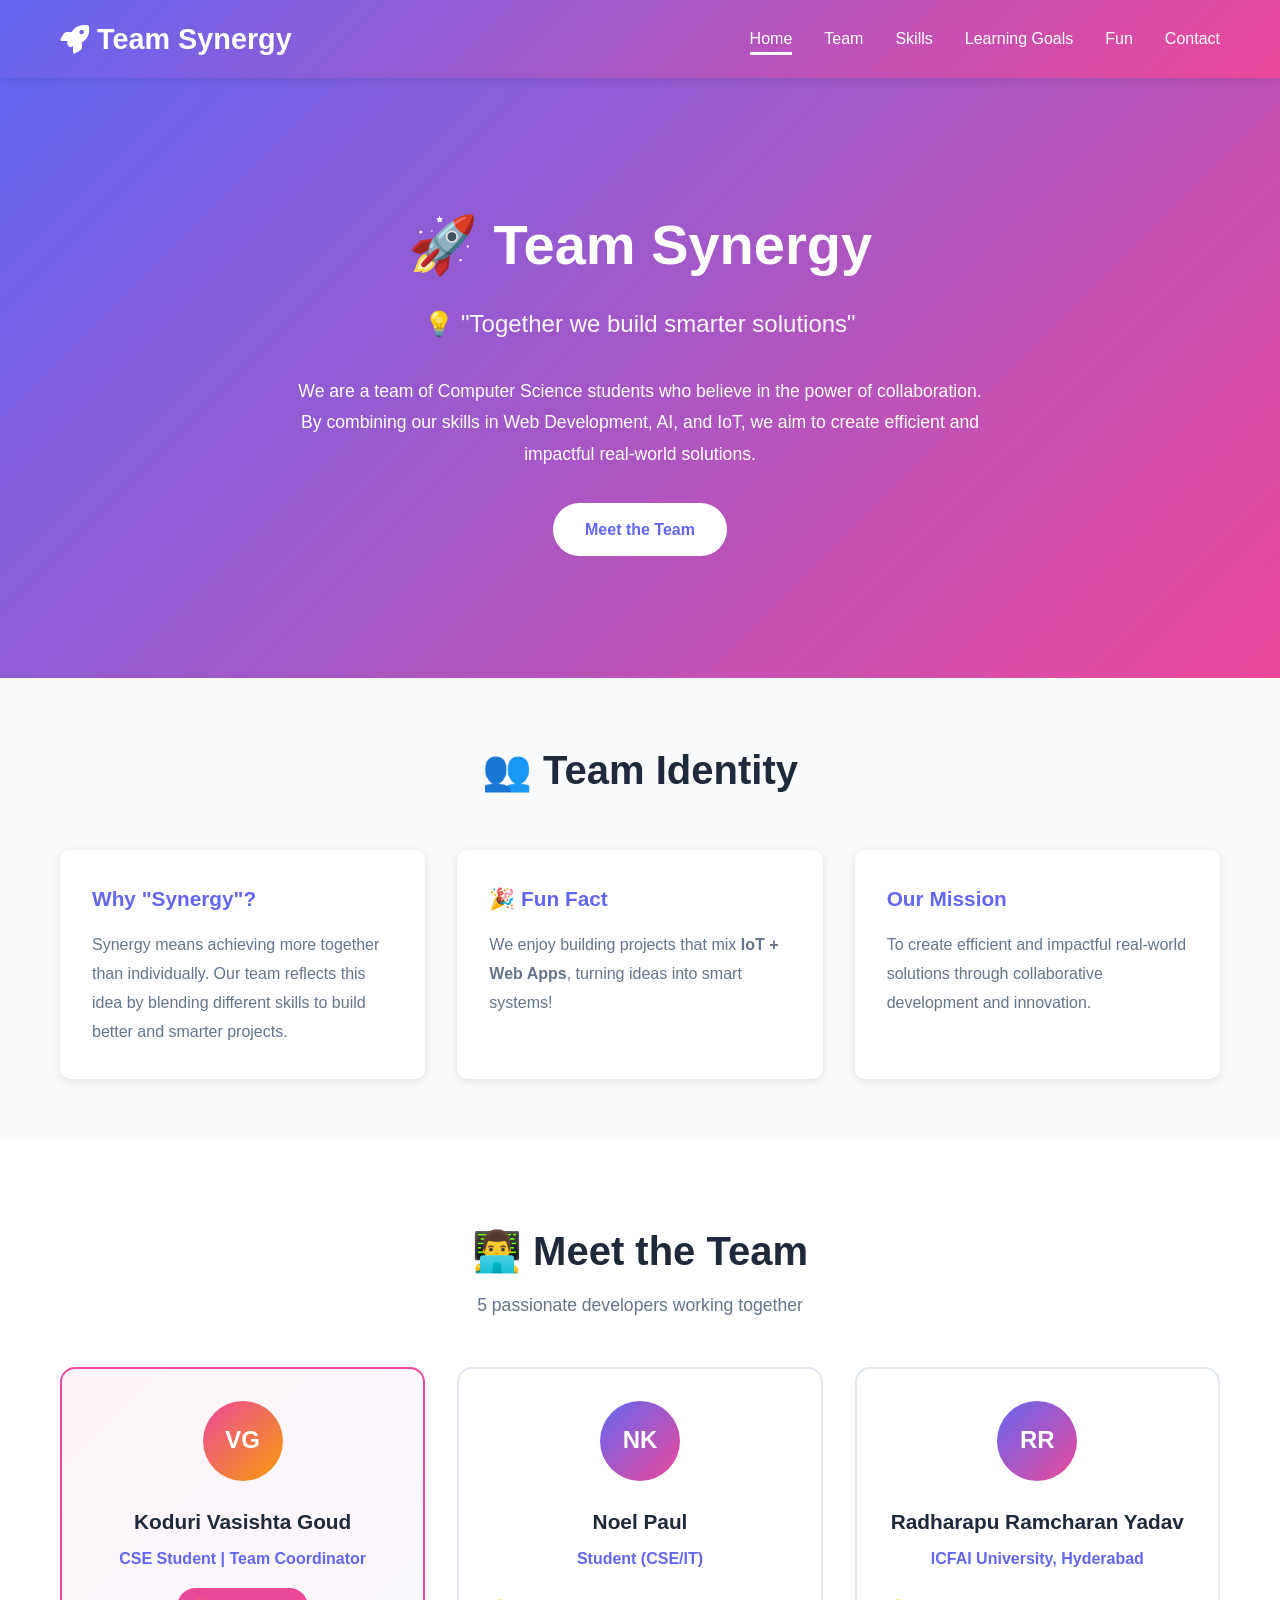
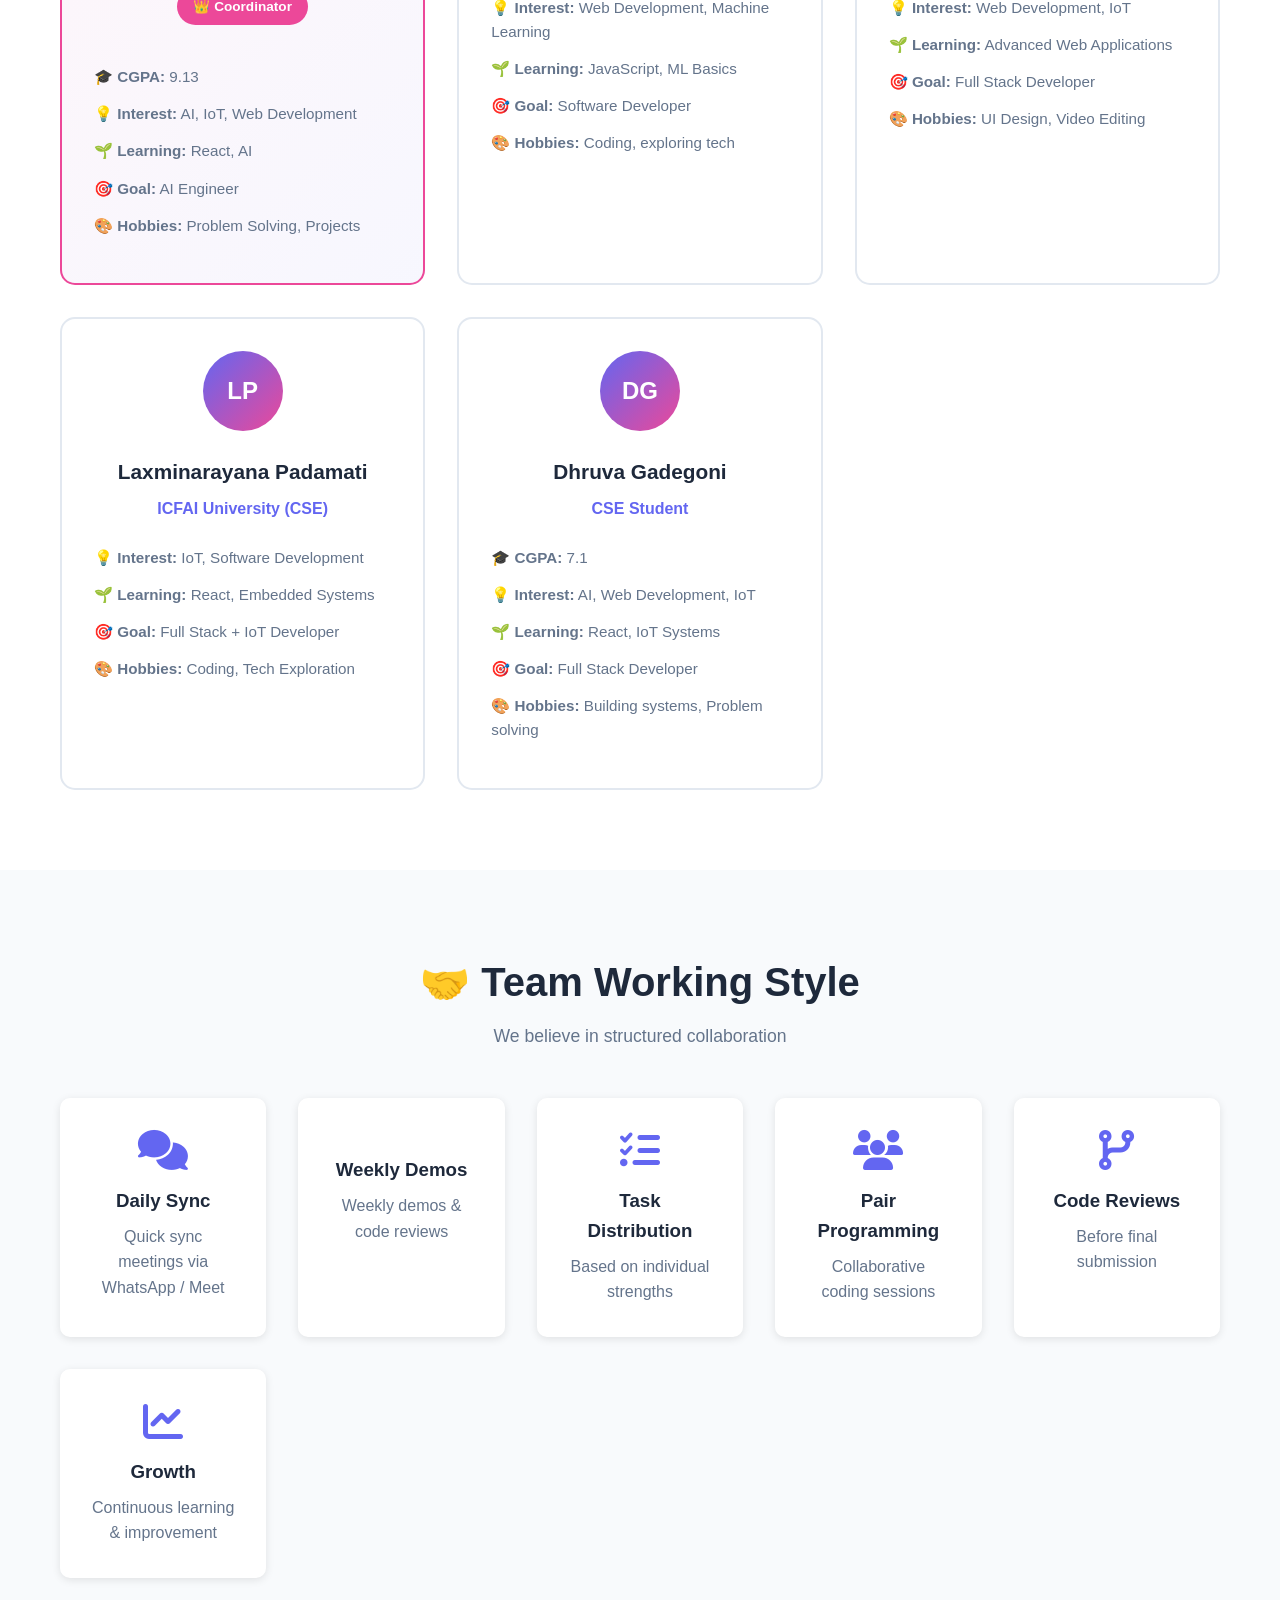
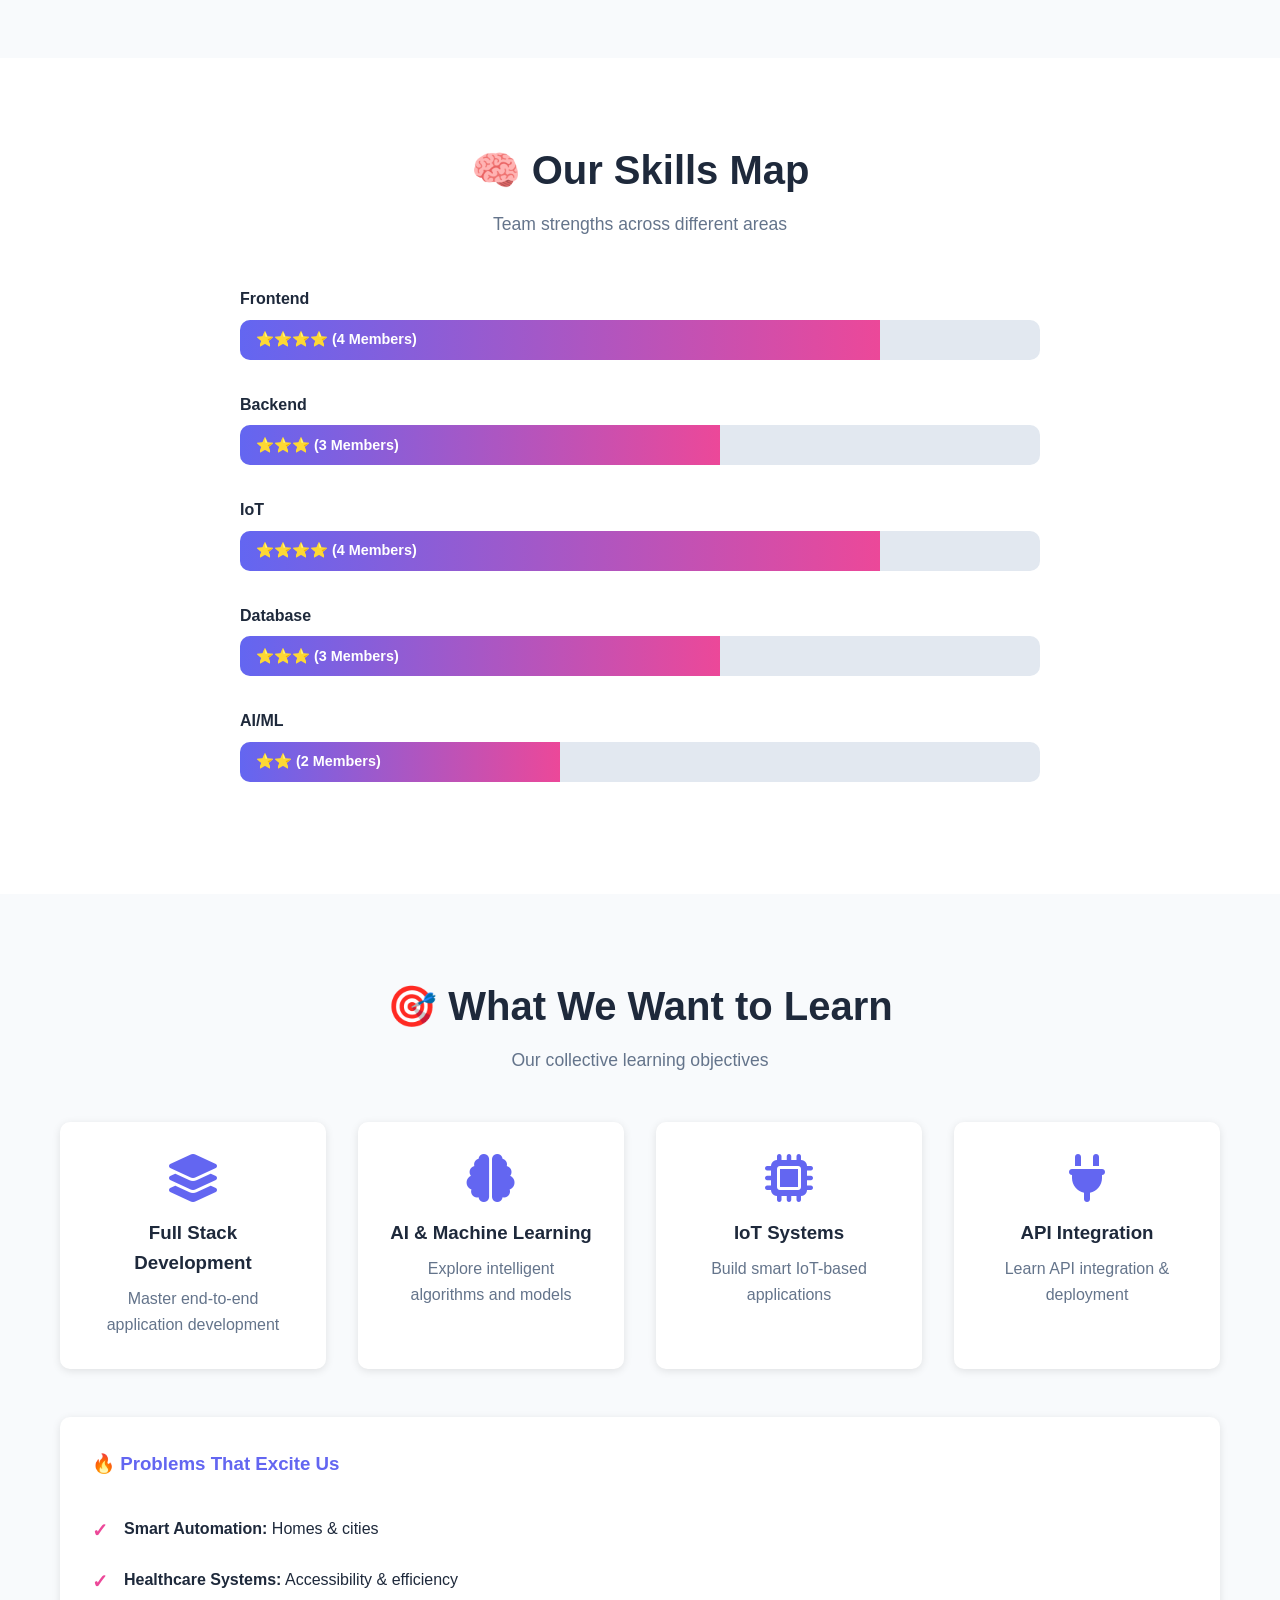
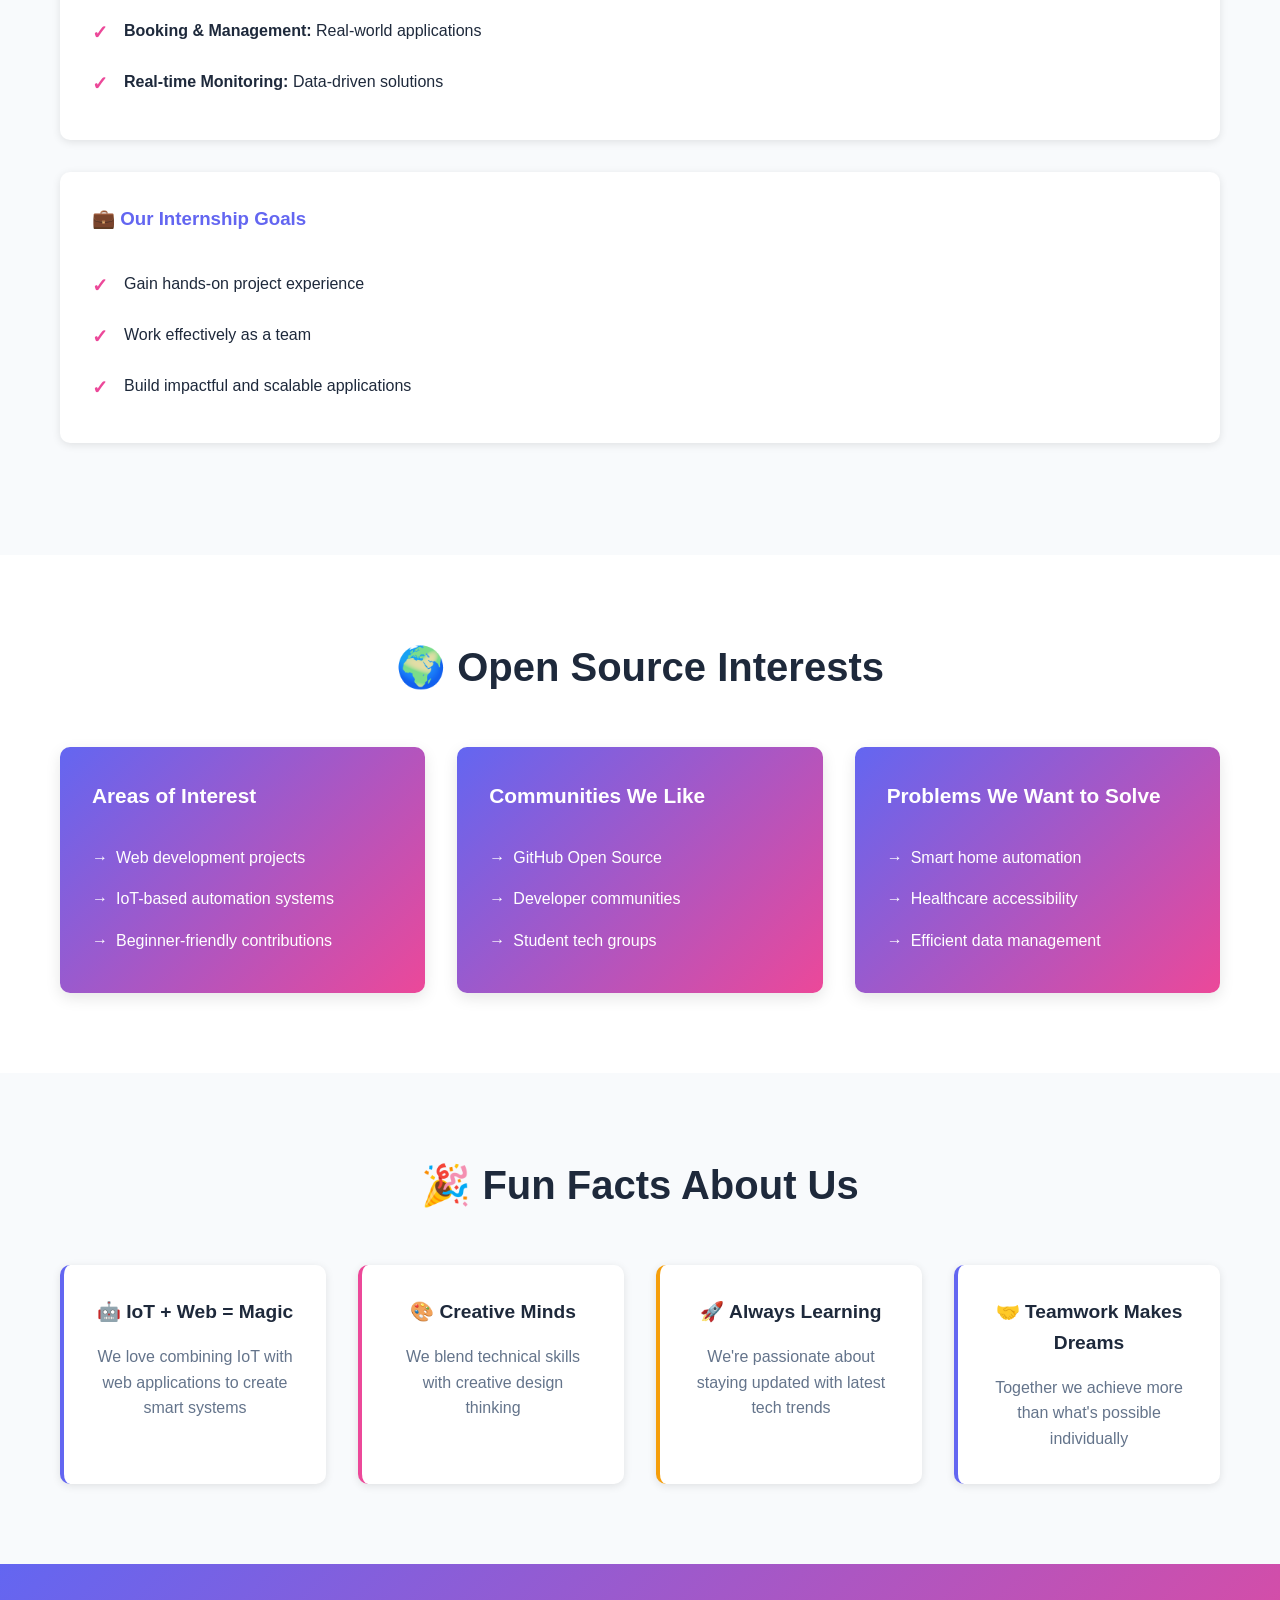
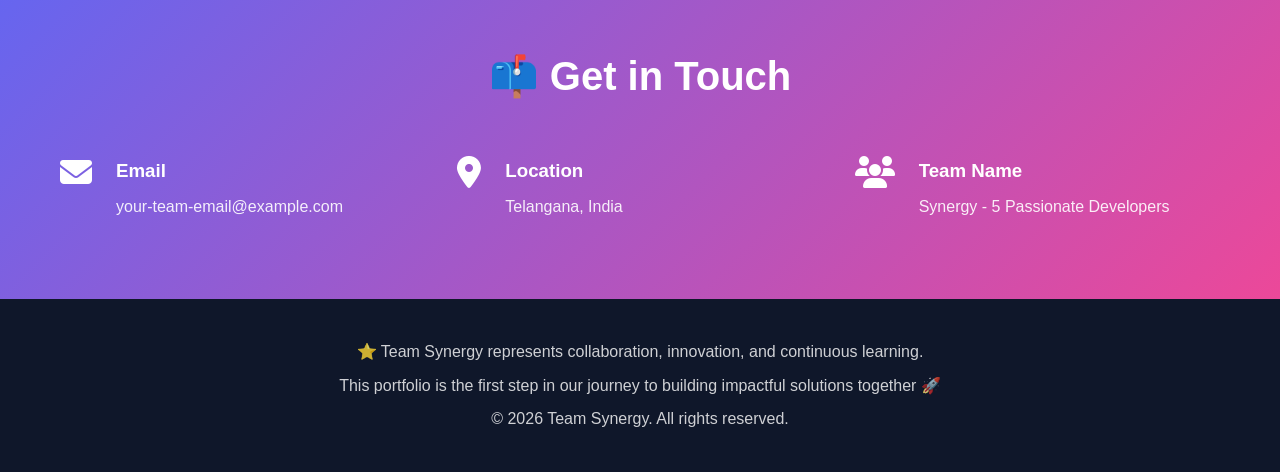
<file: index.html>
<!DOCTYPE html>
<html lang="en">
<head>
    <meta charset="UTF-8">
    <meta name="viewport" content="width=device-width, initial-scale=1.0">
    <title>Team Synergy - Together we build smarter solutions</title>
    <link rel="stylesheet" href="styles.css">
    <link rel="stylesheet" href="https://cdnjs.cloudflare.com/ajax/libs/font-awesome/6.4.0/css/all.min.css">
</head>
<body>
    <!-- Navigation -->
    <nav class="navbar">
        <div class="nav-container">
            <div class="logo">
                <i class="fas fa-rocket"></i> Team Synergy
            </div>
            <ul class="nav-links">
                <li><a href="#home">Home</a></li>
                <li><a href="#team">Team</a></li>
                <li><a href="#skills">Skills</a></li>
                <li><a href="#goals">Learning Goals</a></li>
                <li><a href="#fun">Fun</a></li>
                <li><a href="#contact">Contact</a></li>
            </ul>
        </div>
    </nav>

    <!-- Home Section -->
    <section id="home" class="hero">
        <div class="hero-content">
            <h1>🚀 Team Synergy</h1>
            <p class="tagline">💡 "Together we build smarter solutions"</p>
            <div class="hero-description">
                <p>We are a team of Computer Science students who believe in the power of collaboration.</p>
                <p>By combining our skills in Web Development, AI, and IoT, we aim to create efficient and impactful real-world solutions.</p>
            </div>
            <a href="#team" class="btn btn-primary">Meet the Team</a>
        </div>
    </section>

    <!-- Team Identity Section -->
    <section class="team-identity">
        <div class="container">
            <h2>👥 Team Identity</h2>
            <div class="identity-content">
                <div class="identity-card">
                    <h3>Why "Synergy"?</h3>
                    <p>Synergy means achieving more together than individually. Our team reflects this idea by blending different skills to build better and smarter projects.</p>
                </div>
                <div class="identity-card">
                    <h3>🎉 Fun Fact</h3>
                    <p>We enjoy building projects that mix <strong>IoT + Web Apps</strong>, turning ideas into smart systems!</p>
                </div>
                <div class="identity-card">
                    <h3>Our Mission</h3>
                    <p>To create efficient and impactful real-world solutions through collaborative development and innovation.</p>
                </div>
            </div>
        </div>
    </section>

    <!-- Team Members Section -->
    <section id="team" class="team">
        <div class="container">
            <h2>👨‍💻 Meet the Team</h2>
            <p class="section-subtitle">5 passionate developers working together</p>
            
            <div class="team-grid">
                <!-- Team Member 3 - Coordinator (First) -->
                <div class="team-member coordinator clickable-member" onclick="window.location.href='vasishta.html';" style="cursor: pointer;">
                    <div class="member-avatar coordinator-badge">VG</div>
                    <h3>Koduri Vasishta Goud</h3>
                    <p class="role">CSE Student | Team Coordinator</p>
                    <span class="badge">👑 Coordinator</span>
                    <div class="member-info">
                        <p><strong>🎓 CGPA:</strong> 9.13</p>
                        <p><strong>💡 Interest:</strong> AI, IoT, Web Development</p>
                        <p><strong>🌱 Learning:</strong> React, AI</p>
                        <p><strong>🎯 Goal:</strong> AI Engineer</p>
                        <p><strong>🎨 Hobbies:</strong> Problem Solving, Projects</p>
                    </div>
                    <div class="view-portfolio-btn">
                        <i class="fas fa-arrow-right"></i> View Portfolio
                    </div>
                </div>

                <!-- Team Member 1 -->
                <div class="team-member clickable-member" onclick="window.location.href='noel.html';" style="cursor: pointer;">
                    <div class="member-avatar">NK</div>
                    <h3>Noel Paul</h3>
                    <p class="role">Student (CSE/IT)</p>
                    <div class="member-info">
                        <p><strong>💡 Interest:</strong> Web Development, Machine Learning</p>
                        <p><strong>🌱 Learning:</strong> JavaScript, ML Basics</p>
                        <p><strong>🎯 Goal:</strong> Software Developer</p>
                        <p><strong>🎨 Hobbies:</strong> Coding, exploring tech</p>
                    </div>
                    <div class="view-portfolio-btn">
                        <i class="fas fa-arrow-right"></i> View Portfolio
                    </div>
                </div>

                <!-- Team Member 2 -->
                <div class="team-member clickable-member" onclick="window.location.href='radharapu.html';" style="cursor: pointer;">
                    <div class="member-avatar">RR</div>
                    <h3>Radharapu Ramcharan Yadav</h3>
                    <p class="role">ICFAI University, Hyderabad</p>
                    <div class="member-info">
                        <p><strong>💡 Interest:</strong> Web Development, IoT</p>
                        <p><strong>🌱 Learning:</strong> Advanced Web Applications</p>
                        <p><strong>🎯 Goal:</strong> Full Stack Developer</p>
                        <p><strong>🎨 Hobbies:</strong> UI Design, Video Editing</p>
                    </div>
                    <div class="view-portfolio-btn">
                        <i class="fas fa-arrow-right"></i> View Portfolio
                    </div>
                </div>

                <!-- Team Member 4 -->
                <div class="team-member clickable-member" onclick="window.location.href='laxminarayana.html';" style="cursor: pointer;">
                    <div class="member-avatar">LP</div>
                    <h3>Laxminarayana Padamati</h3>
                    <p class="role">ICFAI University (CSE)</p>
                    <div class="member-info">
                        <p><strong>💡 Interest:</strong> IoT, Software Development</p>
                        <p><strong>🌱 Learning:</strong> React, Embedded Systems</p>
                        <p><strong>🎯 Goal:</strong> Full Stack + IoT Developer</p>
                        <p><strong>🎨 Hobbies:</strong> Coding, Tech Exploration</p>
                    </div>
                    <div class="view-portfolio-btn">
                        <i class="fas fa-arrow-right"></i> View Portfolio
                    </div>
                </div>

                <!-- Team Member 5 -->
                <div class="team-member clickable-member" onclick="window.location.href='dhruva.html';" style="cursor: pointer;">
                    <div class="member-avatar">DG</div>
                    <h3>Dhruva Gadegoni</h3>
                    <p class="role">CSE Student</p>
                    <div class="member-info">
                        <p><strong>🎓 CGPA:</strong> 7.1</p>
                        <p><strong>💡 Interest:</strong> AI, Web Development, IoT</p>
                        <p><strong>🌱 Learning:</strong> React, IoT Systems</p>
                        <p><strong>🎯 Goal:</strong> Full Stack Developer</p>
                        <p><strong>🎨 Hobbies:</strong> Building systems, Problem solving</p>
                    </div>
                    <div class="view-portfolio-btn">
                        <i class="fas fa-arrow-right"></i> View Portfolio
                    </div>
                </div>
            </div>
        </div>
    </section>

    <!-- Working Style Section -->
    <section class="working-style">
        <div class="container">
            <h2>🤝 Team Working Style</h2>
            <p class="section-subtitle">We believe in structured collaboration</p>
            <div class="working-grid">
                <div class="working-item">
                    <i class="fas fa-comments"></i>
                    <h3>Daily Sync</h3>
                    <p>Quick sync meetings via WhatsApp / Meet</p>
                </div>
                <div class="working-item">
                    <i class="fas fa-presentation"></i>
                    <h3>Weekly Demos</h3>
                    <p>Weekly demos & code reviews</p>
                </div>
                <div class="working-item">
                    <i class="fas fa-tasks"></i>
                    <h3>Task Distribution</h3>
                    <p>Based on individual strengths</p>
                </div>
                <div class="working-item">
                    <i class="fas fa-users"></i>
                    <h3>Pair Programming</h3>
                    <p>Collaborative coding sessions</p>
                </div>
                <div class="working-item">
                    <i class="fas fa-code-branch"></i>
                    <h3>Code Reviews</h3>
                    <p>Before final submission</p>
                </div>
                <div class="working-item">
                    <i class="fas fa-chart-line"></i>
                    <h3>Growth</h3>
                    <p>Continuous learning & improvement</p>
                </div>
            </div>
        </div>
    </section>

    <!-- Skills Section -->
    <section id="skills" class="skills">
        <div class="container">
            <h2>🧠 Our Skills Map</h2>
            <p class="section-subtitle">Team strengths across different areas</p>
            <div class="skills-table">
                <div class="skill-row">
                    <div class="skill-name">Frontend</div>
                    <div class="skill-bar">
                        <div class="skill-fill" style="width: 80%;">
                            <span class="skill-text">⭐⭐⭐⭐ (4 Members)</span>
                        </div>
                    </div>
                </div>
                <div class="skill-row">
                    <div class="skill-name">Backend</div>
                    <div class="skill-bar">
                        <div class="skill-fill" style="width: 60%;">
                            <span class="skill-text">⭐⭐⭐ (3 Members)</span>
                        </div>
                    </div>
                </div>
                <div class="skill-row">
                    <div class="skill-name">IoT</div>
                    <div class="skill-bar">
                        <div class="skill-fill" style="width: 80%;">
                            <span class="skill-text">⭐⭐⭐⭐ (4 Members)</span>
                        </div>
                    </div>
                </div>
                <div class="skill-row">
                    <div class="skill-name">Database</div>
                    <div class="skill-bar">
                        <div class="skill-fill" style="width: 60%;">
                            <span class="skill-text">⭐⭐⭐ (3 Members)</span>
                        </div>
                    </div>
                </div>
                <div class="skill-row">
                    <div class="skill-name">AI/ML</div>
                    <div class="skill-bar">
                        <div class="skill-fill" style="width: 40%;">
                            <span class="skill-text">⭐⭐ (2 Members)</span>
                        </div>
                    </div>
                </div>
            </div>
        </div>
    </section>

    <!-- Learning Goals Section -->
    <section id="goals" class="learning-goals">
        <div class="container">
            <h2>🎯 What We Want to Learn</h2>
            <p class="section-subtitle">Our collective learning objectives</p>
            
            <div class="goals-grid">
                <div class="goal-card">
                    <i class="fas fa-layer-group"></i>
                    <h3>Full Stack Development</h3>
                    <p>Master end-to-end application development</p>
                </div>
                <div class="goal-card">
                    <i class="fas fa-brain"></i>
                    <h3>AI & Machine Learning</h3>
                    <p>Explore intelligent algorithms and models</p>
                </div>
                <div class="goal-card">
                    <i class="fas fa-microchip"></i>
                    <h3>IoT Systems</h3>
                    <p>Build smart IoT-based applications</p>
                </div>
                <div class="goal-card">
                    <i class="fas fa-plug"></i>
                    <h3>API Integration</h3>
                    <p>Learn API integration & deployment</p>
                </div>
            </div>

            <div class="problems-section">
                <h3>🔥 Problems That Excite Us</h3>
                <ul class="problems-list">
                    <li><strong>Smart Automation:</strong> Homes & cities</li>
                    <li><strong>Healthcare Systems:</strong> Accessibility & efficiency</li>
                    <li><strong>Booking & Management:</strong> Real-world applications</li>
                    <li><strong>Real-time Monitoring:</strong> Data-driven solutions</li>
                </ul>
            </div>

            <div class="internship-goals">
                <h3>💼 Our Internship Goals</h3>
                <ul class="goals-list">
                    <li>Gain hands-on project experience</li>
                    <li>Work effectively as a team</li>
                    <li>Build impactful and scalable applications</li>
                </ul>
            </div>
        </div>
    </section>

    <!-- Open Source Section -->
    <section class="open-source">
        <div class="container">
            <h2>🌍 Open Source Interests</h2>
            
            <div class="open-source-grid">
                <div class="os-card">
                    <h3>Areas of Interest</h3>
                    <ul>
                        <li>Web development projects</li>
                        <li>IoT-based automation systems</li>
                        <li>Beginner-friendly contributions</li>
                    </ul>
                </div>
                
                <div class="os-card">
                    <h3>Communities We Like</h3>
                    <ul>
                        <li>GitHub Open Source</li>
                        <li>Developer communities</li>
                        <li>Student tech groups</li>
                    </ul>
                </div>
                
                <div class="os-card">
                    <h3>Problems We Want to Solve</h3>
                    <ul>
                        <li>Smart home automation</li>
                        <li>Healthcare accessibility</li>
                        <li>Efficient data management</li>
                    </ul>
                </div>
            </div>
        </div>
    </section>

    <!-- Fun Section -->
    <section id="fun" class="fun">
        <div class="container">
            <h2>🎉 Fun Facts About Us</h2>
            <div class="fun-grid">
                <div class="fun-card">
                    <h3>🤖 IoT + Web = Magic</h3>
                    <p>We love combining IoT with web applications to create smart systems</p>
                </div>
                <div class="fun-card">
                    <h3>🎨 Creative Minds</h3>
                    <p>We blend technical skills with creative design thinking</p>
                </div>
                <div class="fun-card">
                    <h3>🚀 Always Learning</h3>
                    <p>We're passionate about staying updated with latest tech trends</p>
                </div>
                <div class="fun-card">
                    <h3>🤝 Teamwork Makes Dreams</h3>
                    <p>Together we achieve more than what's possible individually</p>
                </div>
            </div>
        </div>
    </section>

    <!-- Contact Section -->
    <section id="contact" class="contact">
        <div class="container">
            <h2>📫 Get in Touch</h2>
            <div class="contact-content">
                <div class="contact-info">
                    <div class="contact-item">
                        <i class="fas fa-envelope"></i>
                        <div>
                            <h3>Email</h3>
                            <p>your-team-email@example.com</p>
                        </div>
                    </div>
                    <div class="contact-item">
                        <i class="fas fa-map-marker-alt"></i>
                        <div>
                            <h3>Location</h3>
                            <p>Telangana, India</p>
                        </div>
                    </div>
                    <div class="contact-item">
                        <i class="fas fa-users"></i>
                        <div>
                            <h3>Team Name</h3>
                            <p>Synergy - 5 Passionate Developers</p>
                        </div>
                    </div>
                </div>
            </div>
        </div>
    </section>

    <!-- Footer -->
    <footer class="footer">
        <div class="container">
            <p>⭐ Team Synergy represents collaboration, innovation, and continuous learning.</p>
            <p>This portfolio is the first step in our journey to building impactful solutions together 🚀</p>
            <p>&copy; 2026 Team Synergy. All rights reserved.</p>
        </div>
    </footer>

    <script src="script.js"></script>
</body>
</html>
</file>
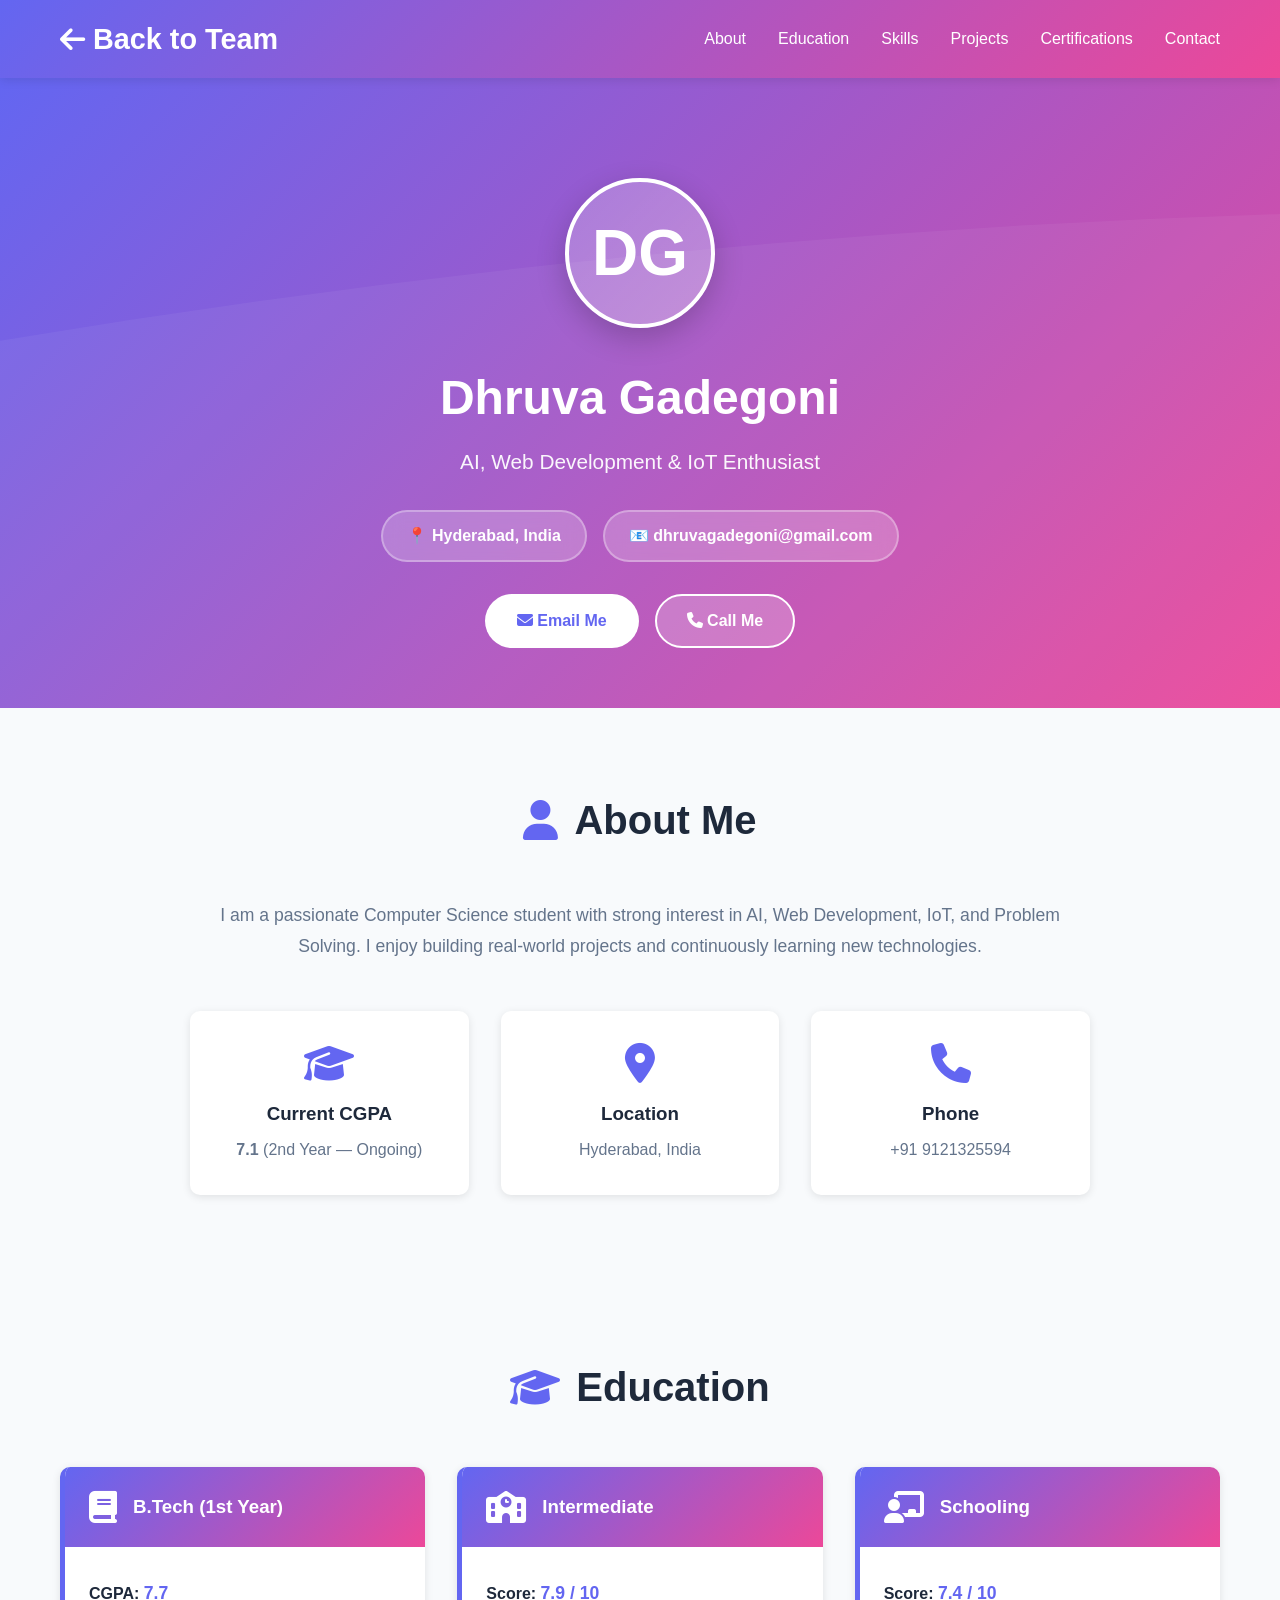
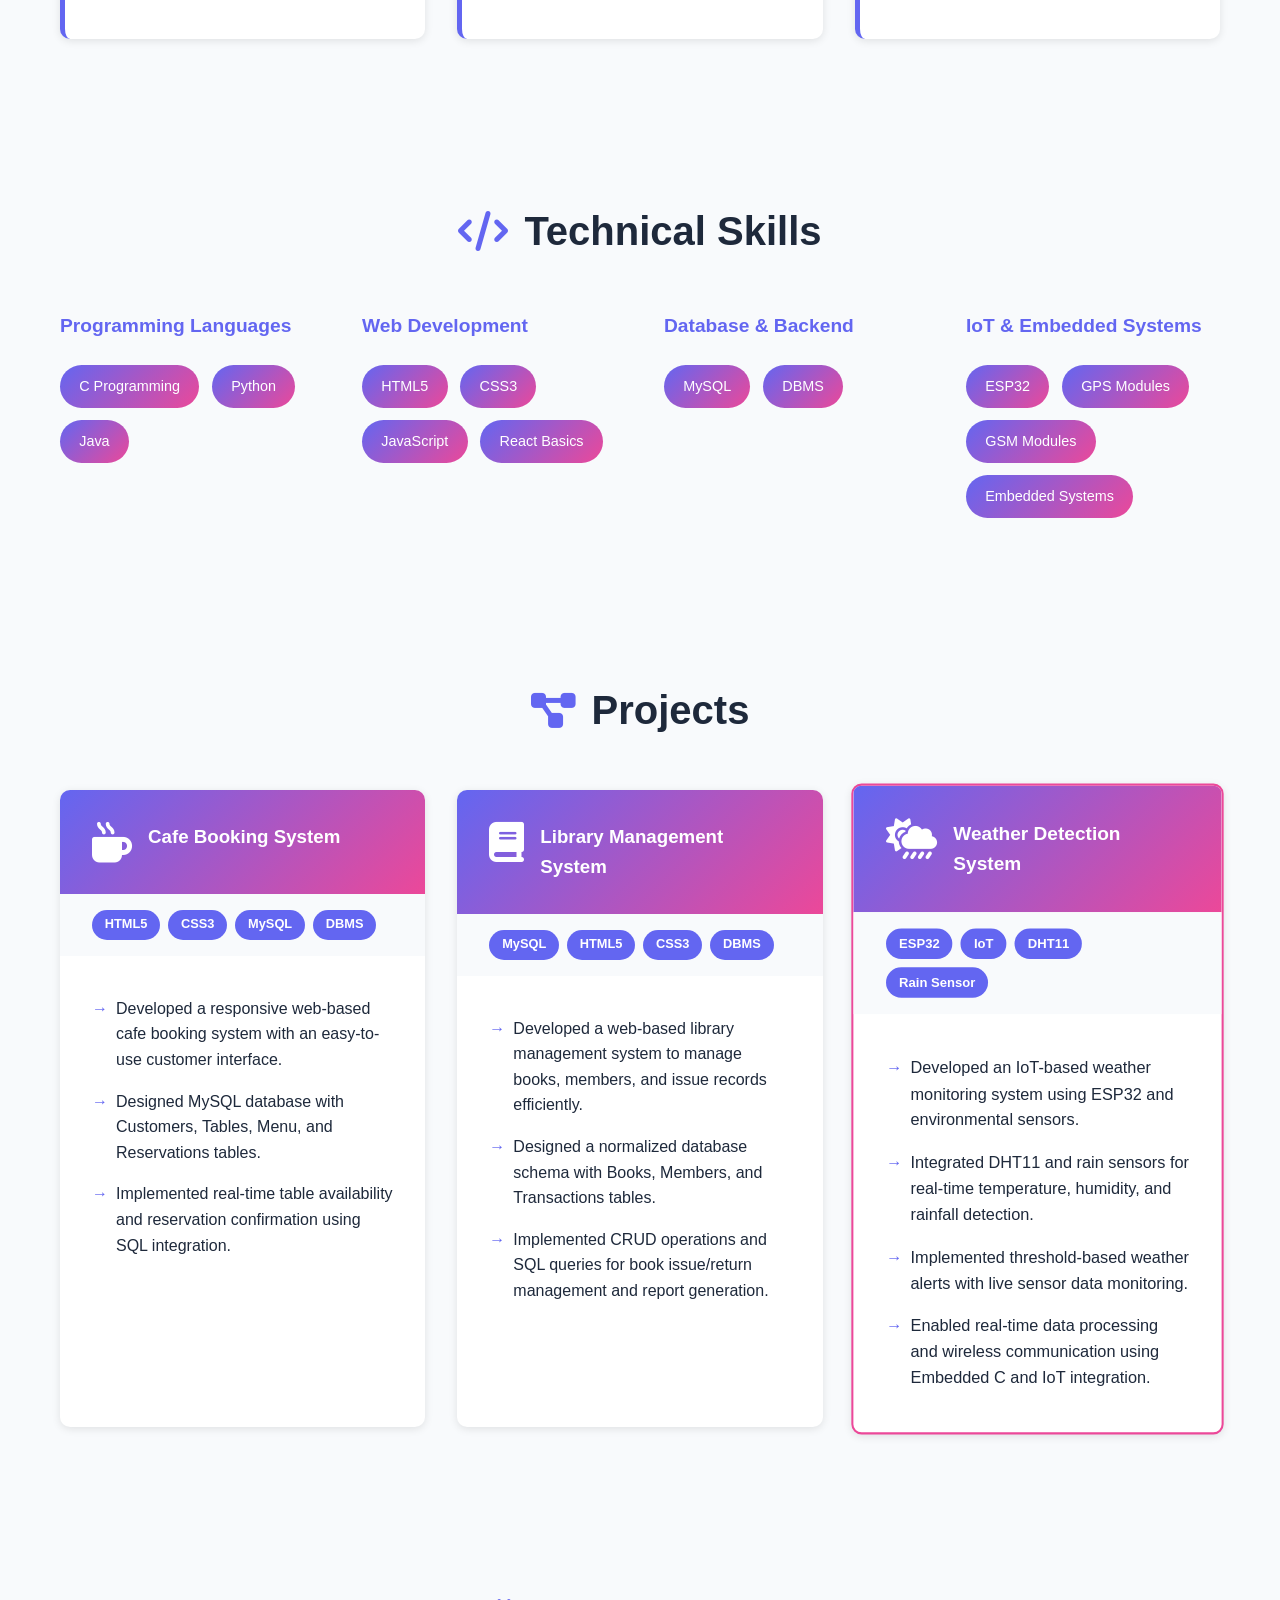
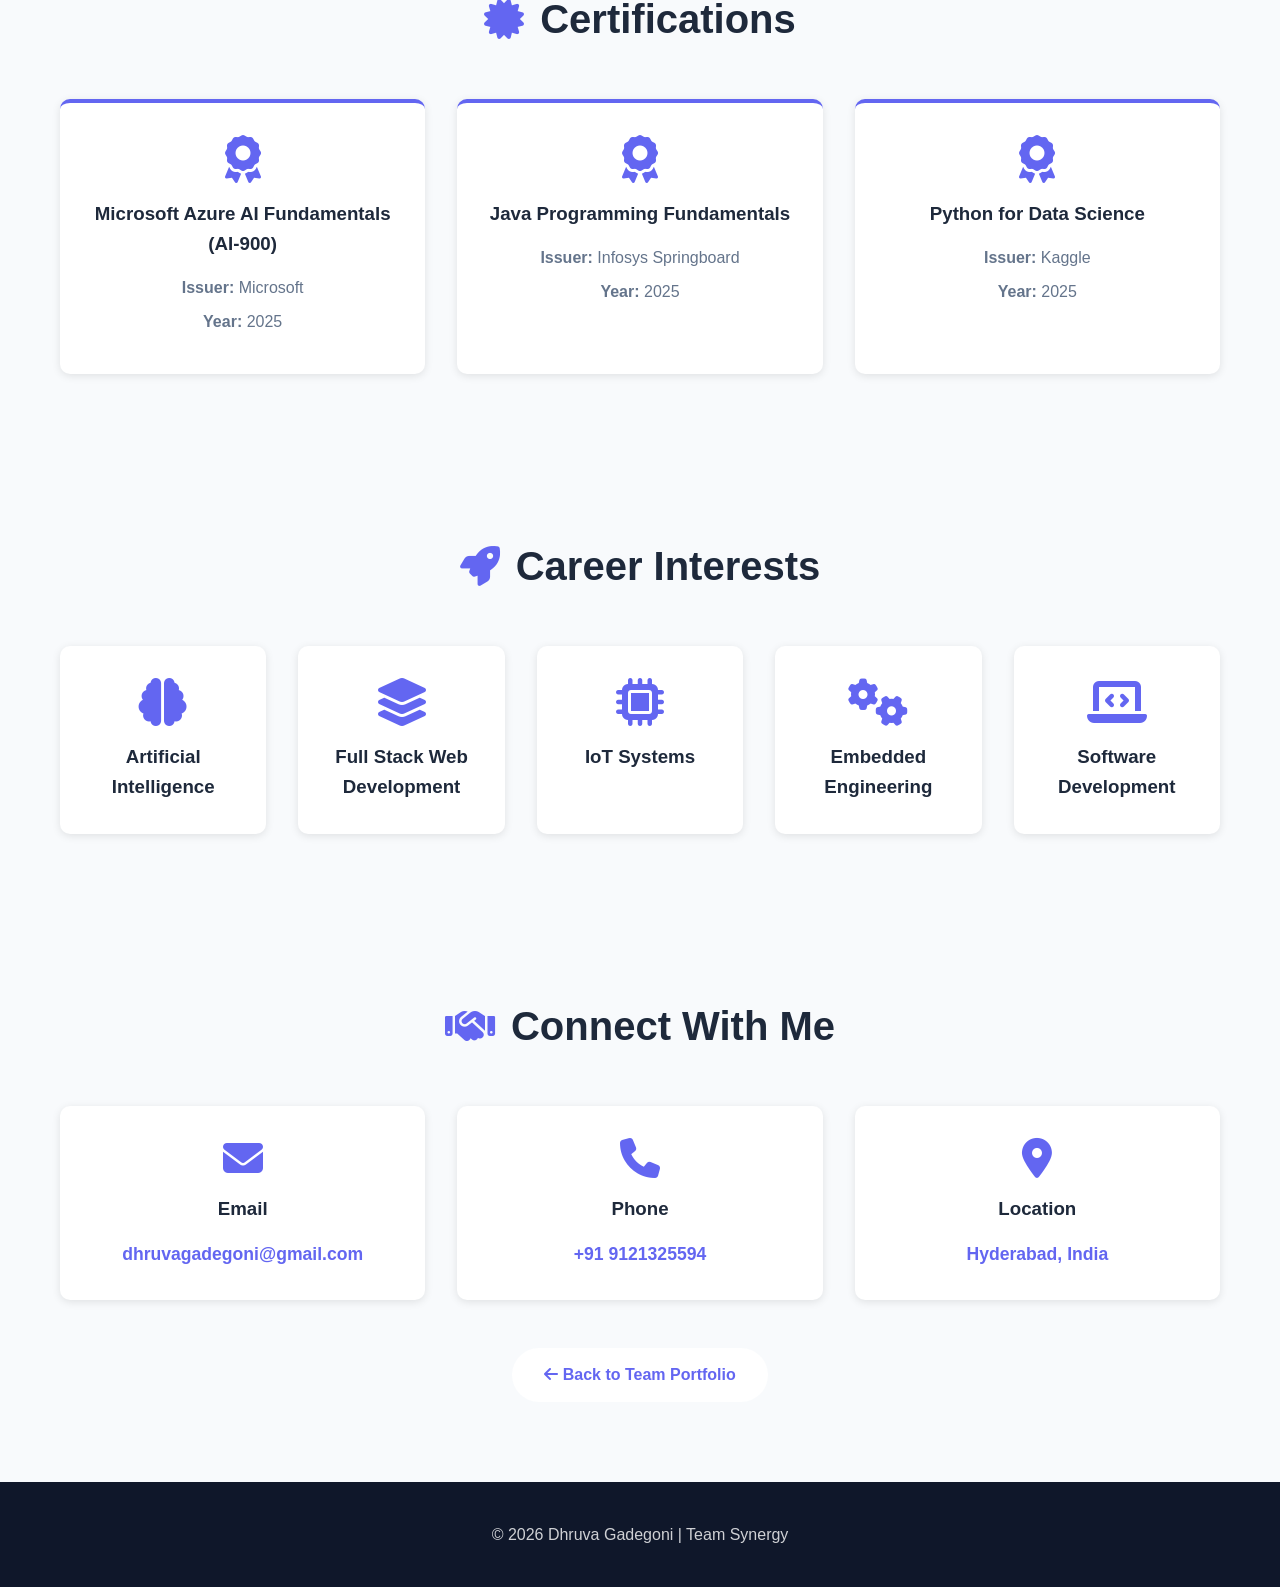
<file: dhruva.html>
<!DOCTYPE html>
<html lang="en">
<head>
    <meta charset="UTF-8">
    <meta name="viewport" content="width=device-width, initial-scale=1.0">
    <title>Dhruva Gadegoni - Portfolio</title>
    <link rel="stylesheet" href="styles.css">
    <link rel="stylesheet" href="member-styles.css">
    <link rel="stylesheet" href="https://cdnjs.cloudflare.com/ajax/libs/font-awesome/6.4.0/css/all.min.css">
</head>
<body>
    <!-- Navigation -->
    <nav class="navbar">
        <div class="nav-container">
            <div class="logo">
                <a href="index.html" style="color: white; text-decoration: none; display: flex; align-items: center; gap: 0.5rem;">
                    <i class="fas fa-arrow-left"></i> Back to Team
                </a>
            </div>
            <ul class="nav-links">
                <li><a href="#about">About</a></li>
                <li><a href="#education">Education</a></li>
                <li><a href="#skills">Skills</a></li>
                <li><a href="#projects">Projects</a></li>
                <li><a href="#certifications">Certifications</a></li>
                <li><a href="#contact">Contact</a></li>
            </ul>
        </div>
    </nav>

    <!-- Hero Section -->
    <section class="member-hero">
        <div class="hero-overlay"></div>
        <div class="hero-content">
            <div class="member-avatar-large">DG</div>
            <h1>Dhruva Gadegoni</h1>
            <p class="hero-subtitle">AI, Web Development & IoT Enthusiast</p>
            <div class="hero-badges">
                <span class="badge-cgpa">📍 Hyderabad, India</span>
                <span class="badge-cgpa">📧 dhruvagadegoni@gmail.com</span>
            </div>
            <div class="contact-buttons">
                <a href="mailto:dhruvagadegoni@gmail.com" class="btn btn-primary">
                    <i class="fas fa-envelope"></i> Email Me
                </a>
                <a href="tel:+919121325594" class="btn btn-secondary">
                    <i class="fas fa-phone"></i> Call Me
                </a>
            </div>
        </div>
    </section>

    <!-- About Section -->
    <section id="about" class="member-section">
        <div class="container">
            <h2><i class="fas fa-user"></i> About Me</h2>
            <div class="about-content">
                <p>I am a passionate Computer Science student with strong interest in AI, Web Development, IoT, and Problem Solving. I enjoy building real-world projects and continuously learning new technologies.</p>
                <div class="info-cards">
                    <div class="info-card">
                        <i class="fas fa-graduation-cap"></i>
                        <h3>Current CGPA</h3>
                        <p><strong>7.1</strong> (2nd Year — Ongoing)</p>
                    </div>
                    <div class="info-card">
                        <i class="fas fa-map-marker-alt"></i>
                        <h3>Location</h3>
                        <p>Hyderabad, India</p>
                    </div>
                    <div class="info-card">
                        <i class="fas fa-phone"></i>
                        <h3>Phone</h3>
                        <p>+91 9121325594</p>
                    </div>
                </div>
            </div>
        </div>
    </section>

    <!-- Education Section -->
    <section id="education" class="member-section alt-bg">
        <div class="container">
            <h2><i class="fas fa-graduation-cap"></i> Education</h2>
            <div class="education-grid">
                <div class="education-card">
                    <div class="education-header">
                        <i class="fas fa-book"></i>
                        <h3>B.Tech (1st Year)</h3>
                    </div>
                    <div class="education-body">
                        <p><strong>CGPA:</strong> <span class="highlight">7.7</span></p>
                    </div>
                </div>
                <div class="education-card">
                    <div class="education-header">
                        <i class="fas fa-school"></i>
                        <h3>Intermediate</h3>
                    </div>
                    <div class="education-body">
                        <p><strong>Score:</strong> <span class="highlight">7.9 / 10</span></p>
                    </div>
                </div>
                <div class="education-card">
                    <div class="education-header">
                        <i class="fas fa-chalkboard-user"></i>
                        <h3>Schooling</h3>
                    </div>
                    <div class="education-body">
                        <p><strong>Score:</strong> <span class="highlight">7.4 / 10</span></p>
                    </div>
                </div>
            </div>
        </div>
    </section>

    <!-- Skills Section -->
    <section id="skills" class="member-section">
        <div class="container">
            <h2><i class="fas fa-code"></i> Technical Skills</h2>
            <div class="skills-container">
                <div class="skills-column">
                    <h3>Programming Languages</h3>
                    <div class="skill-tags">
                        <span class="skill-tag">C Programming</span>
                        <span class="skill-tag">Python</span>
                        <span class="skill-tag">Java</span>
                    </div>
                </div>
                <div class="skills-column">
                    <h3>Web Development</h3>
                    <div class="skill-tags">
                        <span class="skill-tag">HTML5</span>
                        <span class="skill-tag">CSS3</span>
                        <span class="skill-tag">JavaScript</span>
                        <span class="skill-tag">React Basics</span>
                    </div>
                </div>
                <div class="skills-column">
                    <h3>Database & Backend</h3>
                    <div class="skill-tags">
                        <span class="skill-tag">MySQL</span>
                        <span class="skill-tag">DBMS</span>
                    </div>
                </div>
                <div class="skills-column">
                    <h3>IoT & Embedded Systems</h3>
                    <div class="skill-tags">
                        <span class="skill-tag">ESP32</span>
                        <span class="skill-tag">GPS Modules</span>
                        <span class="skill-tag">GSM Modules</span>
                        <span class="skill-tag">Embedded Systems</span>
                    </div>
                </div>
            </div>
        </div>
    </section>

    <!-- Projects Section -->
    <section id="projects" class="member-section alt-bg">
        <div class="container">
            <h2><i class="fas fa-project-diagram"></i> Projects</h2>
            <div class="projects-grid">
                <div class="project-card">
                    <div class="project-header">
                        <i class="fas fa-mug-hot"></i>
                        <h3>Cafe Booking System</h3>
                    </div>
                    <div class="project-tech">
                        <span class="tech-badge">HTML5</span>
                        <span class="tech-badge">CSS3</span>
                        <span class="tech-badge">MySQL</span>
                        <span class="tech-badge">DBMS</span>
                    </div>
                    <div class="project-description">
                        <ul>
                            <li>Developed a responsive web-based cafe booking system with an easy-to-use customer interface.</li>
                            <li>Designed MySQL database with Customers, Tables, Menu, and Reservations tables.</li>
                            <li>Implemented real-time table availability and reservation confirmation using SQL integration.</li>
                        </ul>
                    </div>
                </div>
                <div class="project-card">
                    <div class="project-header">
                        <i class="fas fa-book"></i>
                        <h3>Library Management System</h3>
                    </div>
                    <div class="project-tech">
                        <span class="tech-badge">MySQL</span>
                        <span class="tech-badge">HTML5</span>
                        <span class="tech-badge">CSS3</span>
                        <span class="tech-badge">DBMS</span>
                    </div>
                    <div class="project-description">
                        <ul>
                            <li>Developed a web-based library management system to manage books, members, and issue records efficiently.</li>
                            <li>Designed a normalized database schema with Books, Members, and Transactions tables.</li>
                            <li>Implemented CRUD operations and SQL queries for book issue/return management and report generation.</li>
                        </ul>
                    </div>
                </div>
                <div class="project-card featured">
                    <div class="project-header">
                        <i class="fas fa-cloud-sun-rain"></i>
                        <h3>Weather Detection System</h3>
                    </div>
                    <div class="project-tech">
                        <span class="tech-badge">ESP32</span>
                        <span class="tech-badge">IoT</span>
                        <span class="tech-badge">DHT11</span>
                        <span class="tech-badge">Rain Sensor</span>
                    </div>
                    <div class="project-description">
                        <ul>
                            <li>Developed an IoT-based weather monitoring system using ESP32 and environmental sensors.</li>
                            <li>Integrated DHT11 and rain sensors for real-time temperature, humidity, and rainfall detection.</li>
                            <li>Implemented threshold-based weather alerts with live sensor data monitoring.</li>
                            <li>Enabled real-time data processing and wireless communication using Embedded C and IoT integration.</li>
                        </ul>
                    </div>
                </div>
            </div>
        </div>
    </section>

    <!-- Certifications Section -->
    <section id="certifications" class="member-section">
        <div class="container">
            <h2><i class="fas fa-certificate"></i> Certifications</h2>
            <div class="certifications-grid">
                <div class="cert-card">
                    <i class="fas fa-award"></i>
                    <h3>Microsoft Azure AI Fundamentals (AI-900)</h3>
                    <p><strong>Issuer:</strong> Microsoft</p>
                    <p><strong>Year:</strong> 2025</p>
                </div>
                <div class="cert-card">
                    <i class="fas fa-award"></i>
                    <h3>Java Programming Fundamentals</h3>
                    <p><strong>Issuer:</strong> Infosys Springboard</p>
                    <p><strong>Year:</strong> 2025</p>
                </div>
                <div class="cert-card">
                    <i class="fas fa-award"></i>
                    <h3>Python for Data Science</h3>
                    <p><strong>Issuer:</strong> Kaggle</p>
                    <p><strong>Year:</strong> 2025</p>
                </div>
            </div>
        </div>
    </section>

    <!-- Career Interests Section -->
    <section class="member-section alt-bg">
        <div class="container">
            <h2><i class="fas fa-rocket"></i> Career Interests</h2>
            <div class="interests-grid">
                <div class="interest-card">
                    <i class="fas fa-brain"></i>
                    <h3>Artificial Intelligence</h3>
                </div>
                <div class="interest-card">
                    <i class="fas fa-layer-group"></i>
                    <h3>Full Stack Web Development</h3>
                </div>
                <div class="interest-card">
                    <i class="fas fa-microchip"></i>
                    <h3>IoT Systems</h3>
                </div>
                <div class="interest-card">
                    <i class="fas fa-cogs"></i>
                    <h3>Embedded Engineering</h3>
                </div>
                <div class="interest-card">
                    <i class="fas fa-laptop-code"></i>
                    <h3>Software Development</h3>
                </div>
            </div>
        </div>
    </section>

    <!-- Contact Section -->
    <section id="contact" class="member-section">
        <div class="container">
            <h2><i class="fas fa-handshake"></i> Connect With Me</h2>
            <div class="contact-grid">
                <div class="contact-box">
                    <i class="fas fa-envelope"></i>
                    <h3>Email</h3>
                    <a href="mailto:dhruvagadegoni@gmail.com">dhruvagadegoni@gmail.com</a>
                </div>
                <div class="contact-box">
                    <i class="fas fa-phone"></i>
                    <h3>Phone</h3>
                    <a href="tel:+919121325594">+91 9121325594</a>
                </div>
                <div class="contact-box">
                    <i class="fas fa-map-marker-alt"></i>
                    <h3>Location</h3>
                    <p>Hyderabad, India</p>
                </div>
            </div>
            <div style="text-align: center; margin-top: 3rem;">
                <a href="index.html" class="btn btn-primary">
                    <i class="fas fa-arrow-left"></i> Back to Team Portfolio
                </a>
            </div>
        </div>
    </section>

    <!-- Footer -->
    <footer class="footer">
        <div class="container">
            <p>© 2026 Dhruva Gadegoni | Team Synergy</p>
        </div>
    </footer>

    <script src="script.js"></script>
</body>
</html>
</file>
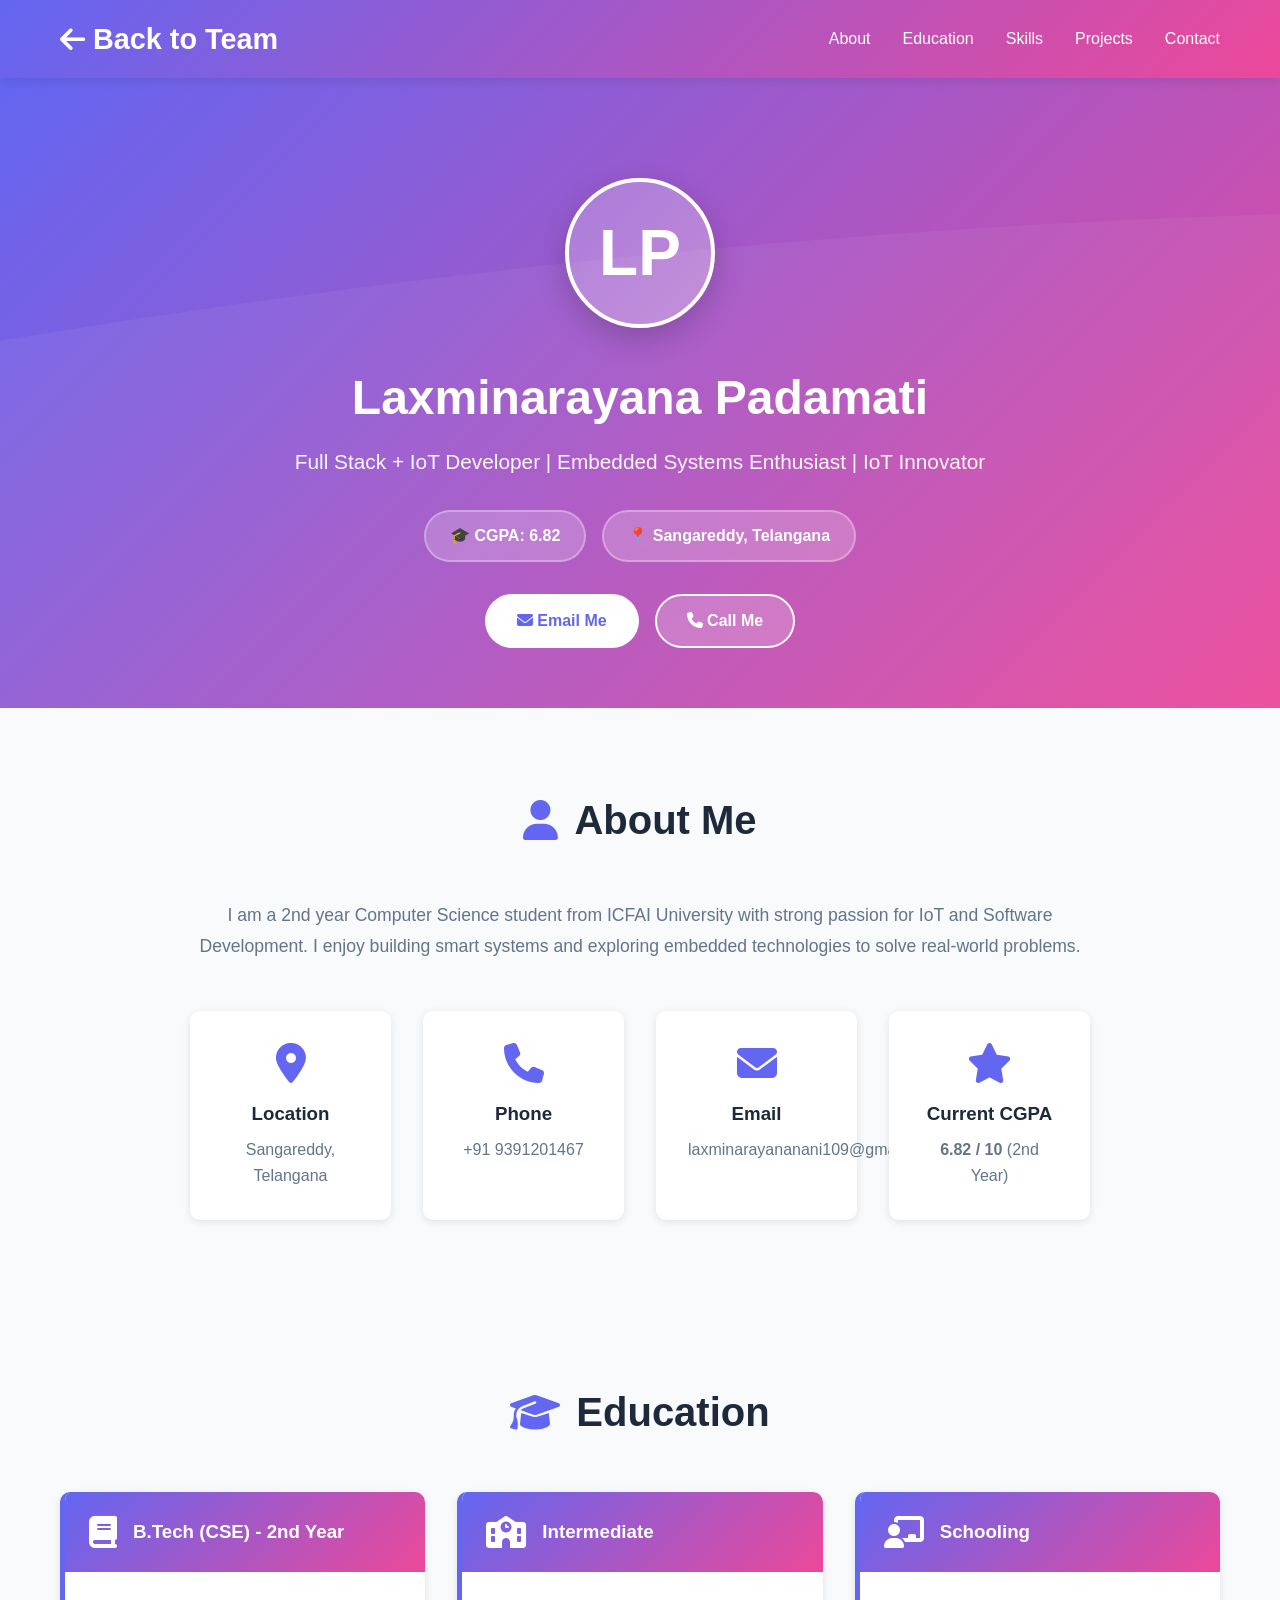
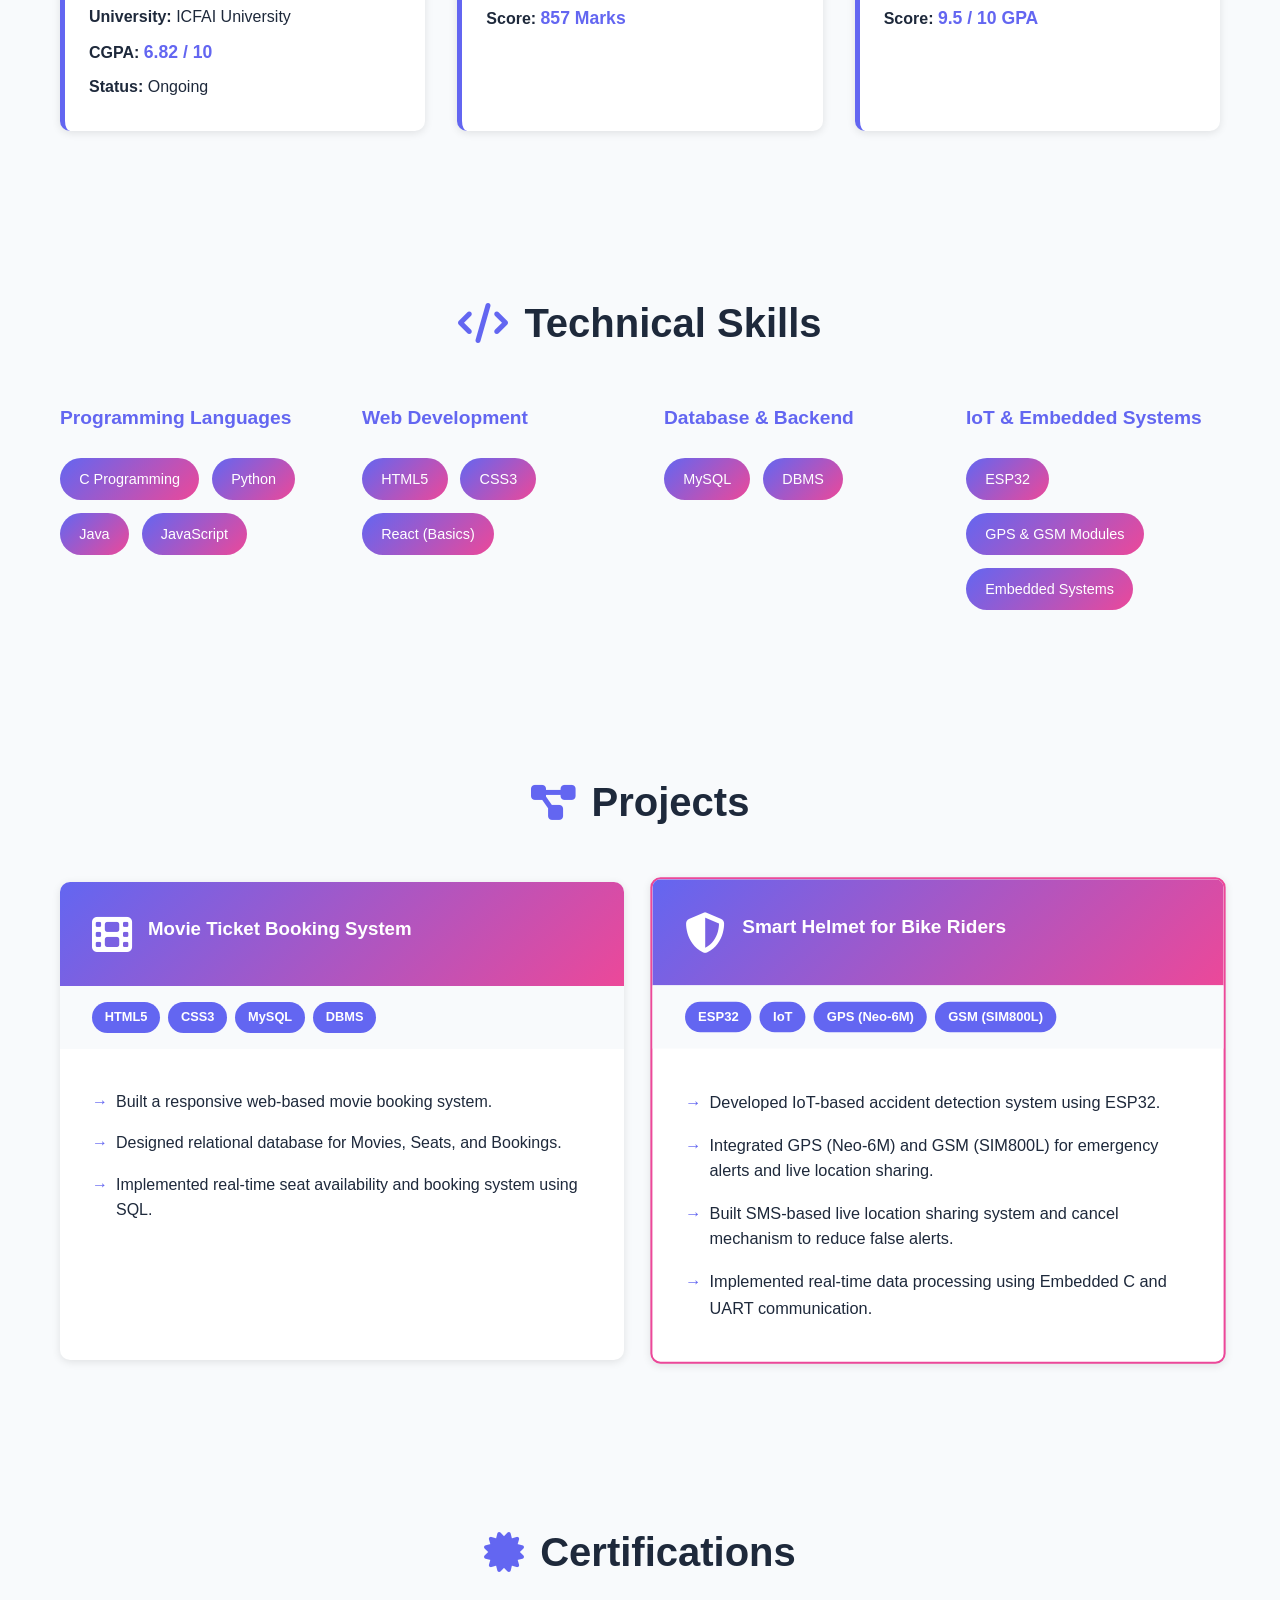
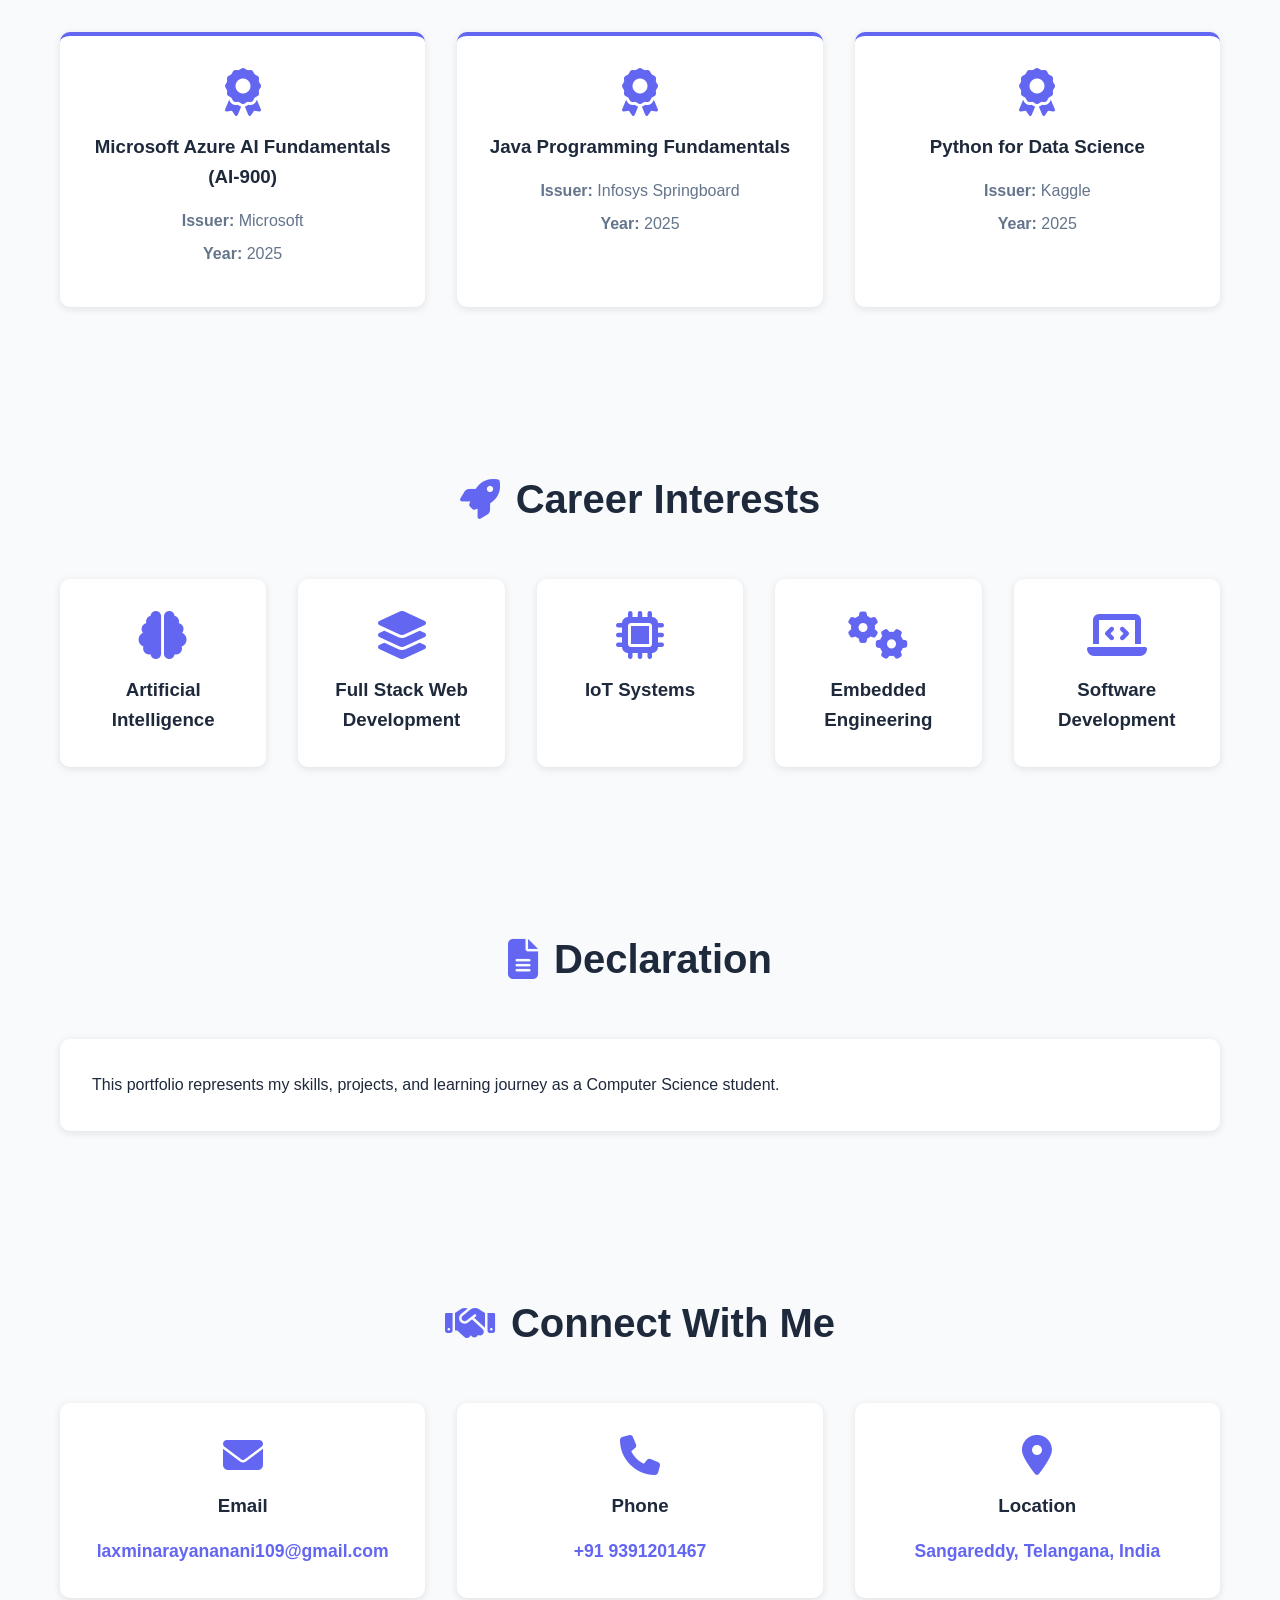
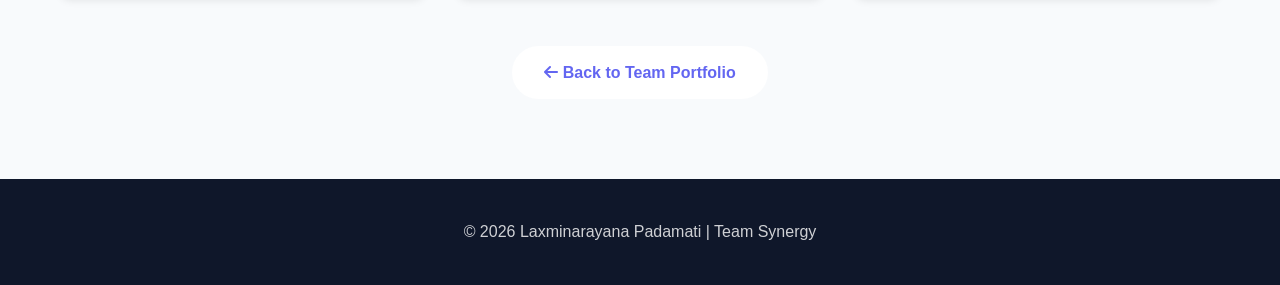
<file: laxminarayana.html>
<!DOCTYPE html>
<html lang="en">
<head>
    <meta charset="UTF-8">
    <meta name="viewport" content="width=device-width, initial-scale=1.0">
    <title>Laxminarayana Padamati - Portfolio</title>
    <link rel="stylesheet" href="styles.css">
    <link rel="stylesheet" href="member-styles.css">
    <link rel="stylesheet" href="https://cdnjs.cloudflare.com/ajax/libs/font-awesome/6.4.0/css/all.min.css">
</head>
<body>
    <!-- Navigation -->
    <nav class="navbar">
        <div class="nav-container">
            <div class="logo">
                <a href="index.html" style="color: white; text-decoration: none; display: flex; align-items: center; gap: 0.5rem;">
                    <i class="fas fa-arrow-left"></i> Back to Team
                </a>
            </div>
            <ul class="nav-links">
                <li><a href="#about">About</a></li>
                <li><a href="#education">Education</a></li>
                <li><a href="#skills">Skills</a></li>
                <li><a href="#projects">Projects</a></li>
                <li><a href="#contact">Contact</a></li>
            </ul>
        </div>
    </nav>

    <!-- Hero Section -->
    <section class="member-hero">
        <div class="hero-overlay"></div>
        <div class="hero-content">
            <div class="member-avatar-large">LP</div>
            <h1>Laxminarayana Padamati</h1>
            <p class="hero-subtitle">Full Stack + IoT Developer | Embedded Systems Enthusiast | IoT Innovator</p>
            <div class="hero-badges">
                <span class="badge-cgpa">🎓 CGPA: 6.82</span>
                <span class="badge-cgpa">📍 Sangareddy, Telangana</span>
            </div>
            <div class="contact-buttons">
                <a href="mailto:laxminarayananani109@gmail.com" class="btn btn-primary">
                    <i class="fas fa-envelope"></i> Email Me
                </a>
                <a href="tel:+919391201467" class="btn btn-secondary">
                    <i class="fas fa-phone"></i> Call Me
                </a>
            </div>
        </div>
    </section>

    <!-- About Section -->
    <section id="about" class="member-section">
        <div class="container">
            <h2><i class="fas fa-user"></i> About Me</h2>
            <div class="about-content">
                <p>I am a 2nd year Computer Science student from ICFAI University with strong passion for IoT and Software Development. I enjoy building smart systems and exploring embedded technologies to solve real-world problems.</p>
                <div class="info-cards">
                    <div class="info-card">
                        <i class="fas fa-map-marker-alt"></i>
                        <h3>Location</h3>
                        <p>Sangareddy, Telangana</p>
                    </div>
                    <div class="info-card">
                        <i class="fas fa-phone"></i>
                        <h3>Phone</h3>
                        <p>+91 9391201467</p>
                    </div>
                    <div class="info-card">
                        <i class="fas fa-envelope"></i>
                        <h3>Email</h3>
                        <p>laxminarayananani109@gmail.com</p>
                    </div>
                    <div class="info-card">
                        <i class="fas fa-star"></i>
                        <h3>Current CGPA</h3>
                        <p><strong>6.82 / 10</strong> (2nd Year)</p>
                    </div>
                </div>
            </div>
        </div>
    </section>

    <!-- Education Section -->
    <section id="education" class="member-section alt-bg">
        <div class="container">
            <h2><i class="fas fa-graduation-cap"></i> Education</h2>
            <div class="education-grid">
                <div class="education-card">
                    <div class="education-header">
                        <i class="fas fa-book"></i>
                        <h3>B.Tech (CSE) - 2nd Year</h3>
                    </div>
                    <div class="education-body">
                        <p><strong>University:</strong> ICFAI University</p>
                        <p><strong>CGPA:</strong> <span class="highlight">6.82 / 10</span></p>
                        <p><strong>Status:</strong> Ongoing</p>
                    </div>
                </div>

                <div class="education-card">
                    <div class="education-header">
                        <i class="fas fa-school"></i>
                        <h3>Intermediate</h3>
                    </div>
                    <div class="education-body">
                        <p><strong>Score:</strong> <span class="highlight">857 Marks</span></p>
                    </div>
                </div>

                <div class="education-card">
                    <div class="education-header">
                        <i class="fas fa-chalkboard-user"></i>
                        <h3>Schooling</h3>
                    </div>
                    <div class="education-body">
                        <p><strong>Score:</strong> <span class="highlight">9.5 / 10 GPA</span></p>
                    </div>
                </div>
            </div>
        </div>
    </section>
    <section id="skills" class="member-section alt-bg">
        <div class="container">
            <h2><i class="fas fa-code"></i> Technical Skills</h2>
            <div class="skills-container">
                <div class="skills-column">
                    <h3>Programming Languages</h3>
                    <div class="skill-tags">
                        <span class="skill-tag">C Programming</span>
                        <span class="skill-tag">Python</span>
                        <span class="skill-tag">Java</span>
                        <span class="skill-tag">JavaScript</span>
                    </div>
                </div>

                <div class="skills-column">
                    <h3>Web Development</h3>
                    <div class="skill-tags">
                        <span class="skill-tag">HTML5</span>
                        <span class="skill-tag">CSS3</span>
                        <span class="skill-tag">React (Basics)</span>
                    </div>
                </div>

                <div class="skills-column">
                    <h3>Database & Backend</h3>
                    <div class="skill-tags">
                        <span class="skill-tag">MySQL</span>
                        <span class="skill-tag">DBMS</span>
                    </div>
                </div>

                <div class="skills-column">
                    <h3>IoT & Embedded Systems</h3>
                    <div class="skill-tags">
                        <span class="skill-tag">ESP32</span>
                        <span class="skill-tag">GPS & GSM Modules</span>
                        <span class="skill-tag">Embedded Systems</span>
                    </div>
                </div>
            </div>
        </div>
    </section>

    <!-- Projects Section -->
    <section id="projects" class="member-section">
        <div class="container">
            <h2><i class="fas fa-project-diagram"></i> Projects</h2>
            <div class="projects-grid">
                <div class="project-card">
                    <div class="project-header">
                        <i class="fas fa-film"></i>
                        <h3>Movie Ticket Booking System</h3>
                    </div>
                    <div class="project-tech">
                        <span class="tech-badge">HTML5</span>
                        <span class="tech-badge">CSS3</span>
                        <span class="tech-badge">MySQL</span>
                        <span class="tech-badge">DBMS</span>
                    </div>
                    <div class="project-description">
                        <ul>
                            <li>Built a responsive web-based movie booking system.</li>
                            <li>Designed relational database for Movies, Seats, and Bookings.</li>
                            <li>Implemented real-time seat availability and booking system using SQL.</li>
                        </ul>
                    </div>
                </div>

                <div class="project-card featured">
                    <div class="project-header">
                        <i class="fas fa-shield-alt"></i>
                        <h3>Smart Helmet for Bike Riders</h3>
                    </div>
                    <div class="project-tech">
                        <span class="tech-badge">ESP32</span>
                        <span class="tech-badge">IoT</span>
                        <span class="tech-badge">GPS (Neo-6M)</span>
                        <span class="tech-badge">GSM (SIM800L)</span>
                    </div>
                    <div class="project-description">
                        <ul>
                            <li>Developed IoT-based accident detection system using ESP32.</li>
                            <li>Integrated GPS (Neo-6M) and GSM (SIM800L) for emergency alerts and live location sharing.</li>
                            <li>Built SMS-based live location sharing system and cancel mechanism to reduce false alerts.</li>
                            <li>Implemented real-time data processing using Embedded C and UART communication.</li>
                        </ul>
                    </div>
                </div>
            </div>
        </div>
    </section>

    <!-- Certifications Section -->
    <section id="certifications" class="member-section alt-bg">
        <div class="container">
            <h2><i class="fas fa-certificate"></i> Certifications</h2>
            <div class="certifications-grid">
                <div class="cert-card">
                    <i class="fas fa-award"></i>
                    <h3>Microsoft Azure AI Fundamentals (AI-900)</h3>
                    <p><strong>Issuer:</strong> Microsoft</p>
                    <p><strong>Year:</strong> 2025</p>
                </div>
                <div class="cert-card">
                    <i class="fas fa-award"></i>
                    <h3>Java Programming Fundamentals</h3>
                    <p><strong>Issuer:</strong> Infosys Springboard</p>
                    <p><strong>Year:</strong> 2025</p>
                </div>
                <div class="cert-card">
                    <i class="fas fa-award"></i>
                    <h3>Python for Data Science</h3>
                    <p><strong>Issuer:</strong> Kaggle</p>
                    <p><strong>Year:</strong> 2025</p>
                </div>
            </div>
        </div>
    </section>

    <!-- Career Interests Section -->
    <section class="member-section">
        <div class="container">
            <h2><i class="fas fa-rocket"></i> Career Interests</h2>
            <div class="interests-grid">
                <div class="interest-card">
                    <i class="fas fa-brain"></i>
                    <h3>Artificial Intelligence</h3>
                </div>
                <div class="interest-card">
                    <i class="fas fa-layer-group"></i>
                    <h3>Full Stack Web Development</h3>
                </div>
                <div class="interest-card">
                    <i class="fas fa-microchip"></i>
                    <h3>IoT Systems</h3>
                </div>
                <div class="interest-card">
                    <i class="fas fa-cogs"></i>
                    <h3>Embedded Engineering</h3>
                </div>
                <div class="interest-card">
                    <i class="fas fa-laptop-code"></i>
                    <h3>Software Development</h3>
                </div>
            </div>
        </div>
    </section>

    <!-- Declaration Section -->
    <section class="member-section alt-bg">
        <div class="container">
            <h2><i class="fas fa-file-alt"></i> Declaration</h2>
            <div style="background: white; padding: 2rem; border-radius: 10px; box-shadow: 0 2px 8px rgba(0,0,0,0.1);">
                <p style="color: var(--text-dark); font-size: 1rem; line-height: 1.8;">This portfolio represents my skills, projects, and learning journey as a Computer Science student.</p>
            </div>
        </div>
    </section>

    <!-- Contact Section -->
    <section id="contact" class="member-section">
        <div class="container">
            <h2><i class="fas fa-handshake"></i> Connect With Me</h2>
            <div class="contact-grid">
                <div class="contact-box">
                    <i class="fas fa-envelope"></i>
                    <h3>Email</h3>
                    <a href="mailto:laxminarayananani109@gmail.com">laxminarayananani109@gmail.com</a>
                </div>
                <div class="contact-box">
                    <i class="fas fa-phone"></i>
                    <h3>Phone</h3>
                    <a href="tel:+919391201467">+91 9391201467</a>
                </div>
                <div class="contact-box">
                    <i class="fas fa-map-marker-alt"></i>
                    <h3>Location</h3>
                    <p>Sangareddy, Telangana, India</p>
                </div>
            </div>
            <div style="text-align: center; margin-top: 3rem;">
                <a href="index.html" class="btn btn-primary">
                    <i class="fas fa-arrow-left"></i> Back to Team Portfolio
                </a>
            </div>
        </div>
    </section>

    <!-- Footer -->
    <footer class="footer">
        <div class="container">
            <p>© 2026 Laxminarayana Padamati | Team Synergy</p>
        </div>
    </footer>

    <script src="script.js"></script>
</body>
</html>
</file>
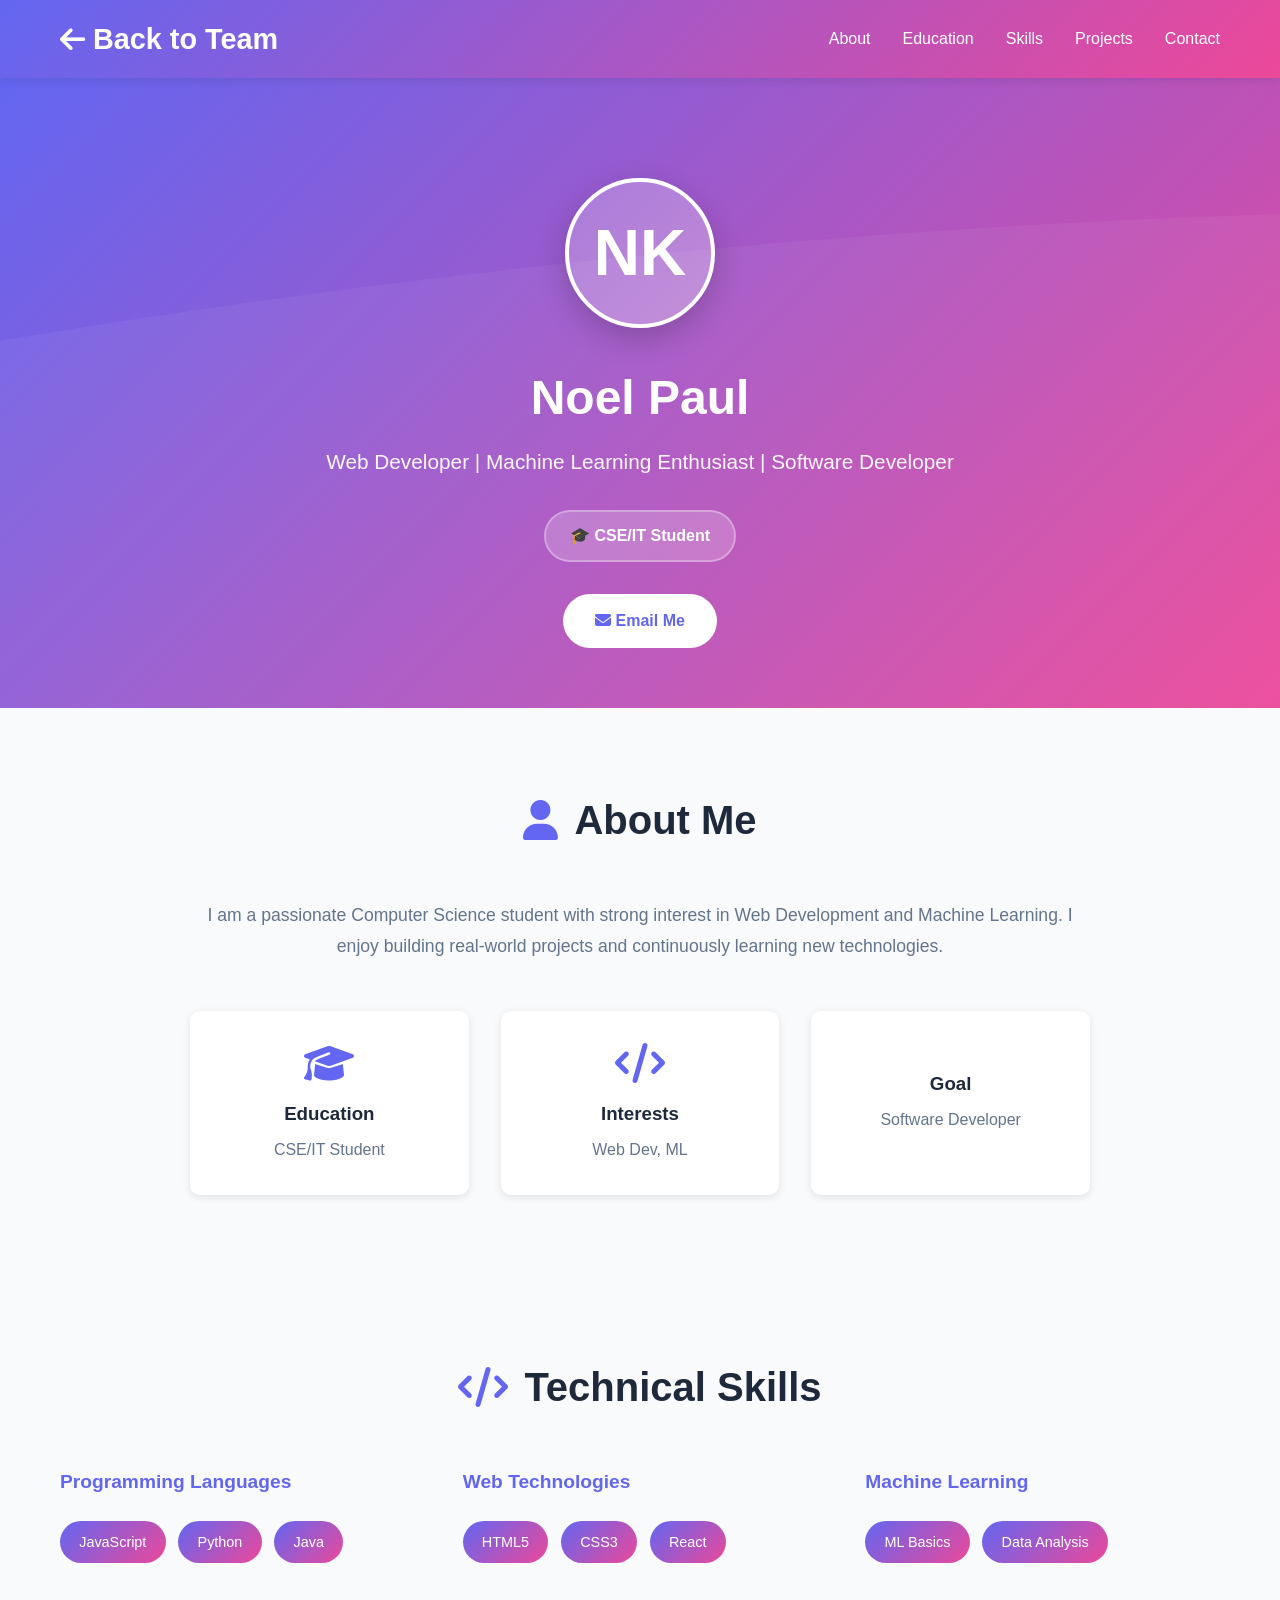
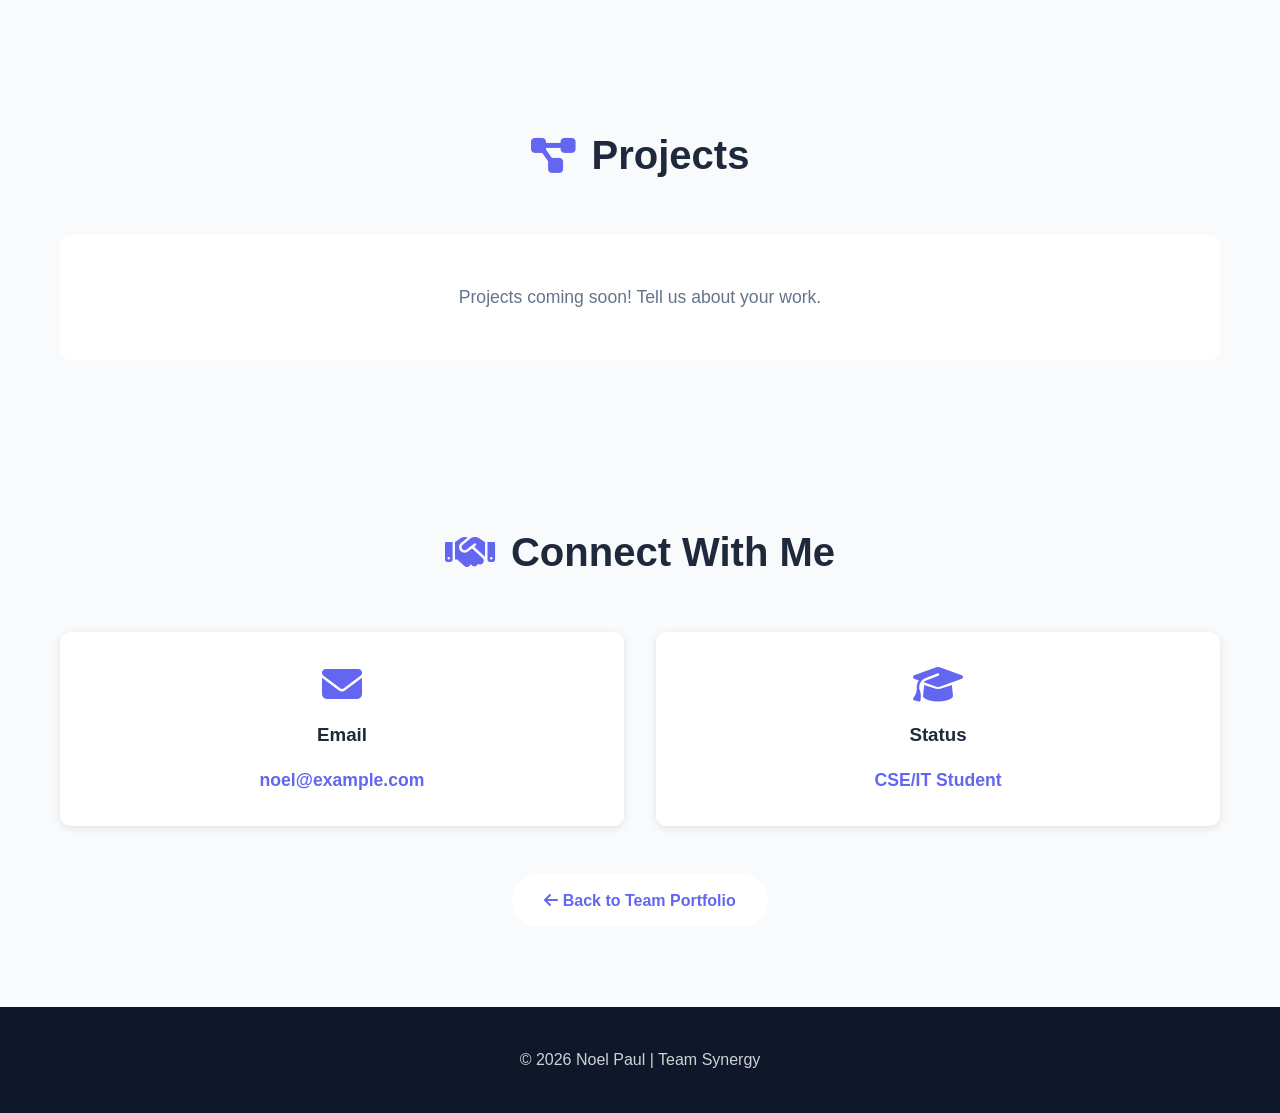
<file: noel.html>
<!DOCTYPE html>
<html lang="en">
<head>
    <meta charset="UTF-8">
    <meta name="viewport" content="width=device-width, initial-scale=1.0">
    <title>Noel Paul - Portfolio</title>
    <link rel="stylesheet" href="styles.css">
    <link rel="stylesheet" href="member-styles.css">
    <link rel="stylesheet" href="https://cdnjs.cloudflare.com/ajax/libs/font-awesome/6.4.0/css/all.min.css">
</head>
<body>
    <!-- Navigation -->
    <nav class="navbar">
        <div class="nav-container">
            <div class="logo">
                <a href="index.html" style="color: white; text-decoration: none; display: flex; align-items: center; gap: 0.5rem;">
                    <i class="fas fa-arrow-left"></i> Back to Team
                </a>
            </div>
            <ul class="nav-links">
                <li><a href="#about">About</a></li>
                <li><a href="#education">Education</a></li>
                <li><a href="#skills">Skills</a></li>
                <li><a href="#projects">Projects</a></li>
                <li><a href="#contact">Contact</a></li>
            </ul>
        </div>
    </nav>

    <!-- Hero Section -->
    <section class="member-hero">
        <div class="hero-overlay"></div>
        <div class="hero-content">
            <div class="member-avatar-large">NK</div>
            <h1>Noel Paul</h1>
            <p class="hero-subtitle">Web Developer | Machine Learning Enthusiast | Software Developer</p>
            <div class="hero-badges">
                <span class="badge-cgpa">🎓 CSE/IT Student</span>
            </div>
            <div class="contact-buttons">
                <a href="mailto:noel@example.com" class="btn btn-primary">
                    <i class="fas fa-envelope"></i> Email Me
                </a>
            </div>
        </div>
    </section>

    <!-- About Section -->
    <section id="about" class="member-section">
        <div class="container">
            <h2><i class="fas fa-user"></i> About Me</h2>
            <div class="about-content">
                <p>I am a passionate Computer Science student with strong interest in Web Development and Machine Learning. I enjoy building real-world projects and continuously learning new technologies.</p>
                <div class="info-cards">
                    <div class="info-card">
                        <i class="fas fa-graduation-cap"></i>
                        <h3>Education</h3>
                        <p>CSE/IT Student</p>
                    </div>
                    <div class="info-card">
                        <i class="fas fa-code"></i>
                        <h3>Interests</h3>
                        <p>Web Dev, ML</p>
                    </div>
                    <div class="info-card">
                        <i class="fas fa-target"></i>
                        <h3>Goal</h3>
                        <p>Software Developer</p>
                    </div>
                </div>
            </div>
        </div>
    </section>

    <!-- Skills Section -->
    <section id="skills" class="member-section alt-bg">
        <div class="container">
            <h2><i class="fas fa-code"></i> Technical Skills</h2>
            <div class="skills-container">
                <div class="skills-column">
                    <h3>Programming Languages</h3>
                    <div class="skill-tags">
                        <span class="skill-tag">JavaScript</span>
                        <span class="skill-tag">Python</span>
                        <span class="skill-tag">Java</span>
                    </div>
                </div>

                <div class="skills-column">
                    <h3>Web Technologies</h3>
                    <div class="skill-tags">
                        <span class="skill-tag">HTML5</span>
                        <span class="skill-tag">CSS3</span>
                        <span class="skill-tag">React</span>
                    </div>
                </div>

                <div class="skills-column">
                    <h3>Machine Learning</h3>
                    <div class="skill-tags">
                        <span class="skill-tag">ML Basics</span>
                        <span class="skill-tag">Data Analysis</span>
                    </div>
                </div>
            </div>
        </div>
    </section>

    <!-- Projects Section -->
    <section id="projects" class="member-section">
        <div class="container">
            <h2><i class="fas fa-project-diagram"></i> Projects</h2>
            <div style="text-align: center; padding: 3rem; background: white; border-radius: 10px;">
                <p style="color: var(--text-light); font-size: 1.1rem;">Projects coming soon! Tell us about your work.</p>
            </div>
        </div>
    </section>

    <!-- Contact Section -->
    <section id="contact" class="member-section alt-bg">
        <div class="container">
            <h2><i class="fas fa-handshake"></i> Connect With Me</h2>
            <div class="contact-grid">
                <div class="contact-box">
                    <i class="fas fa-envelope"></i>
                    <h3>Email</h3>
                    <p>noel@example.com</p>
                </div>
                <div class="contact-box">
                    <i class="fas fa-graduation-cap"></i>
                    <h3>Status</h3>
                    <p>CSE/IT Student</p>
                </div>
            </div>
            <div style="text-align: center; margin-top: 3rem;">
                <a href="index.html" class="btn btn-primary">
                    <i class="fas fa-arrow-left"></i> Back to Team Portfolio
                </a>
            </div>
        </div>
    </section>

    <!-- Footer -->
    <footer class="footer">
        <div class="container">
            <p>© 2026 Noel Paul | Team Synergy</p>
        </div>
    </footer>

    <script src="script.js"></script>
</body>
</html>
</file>
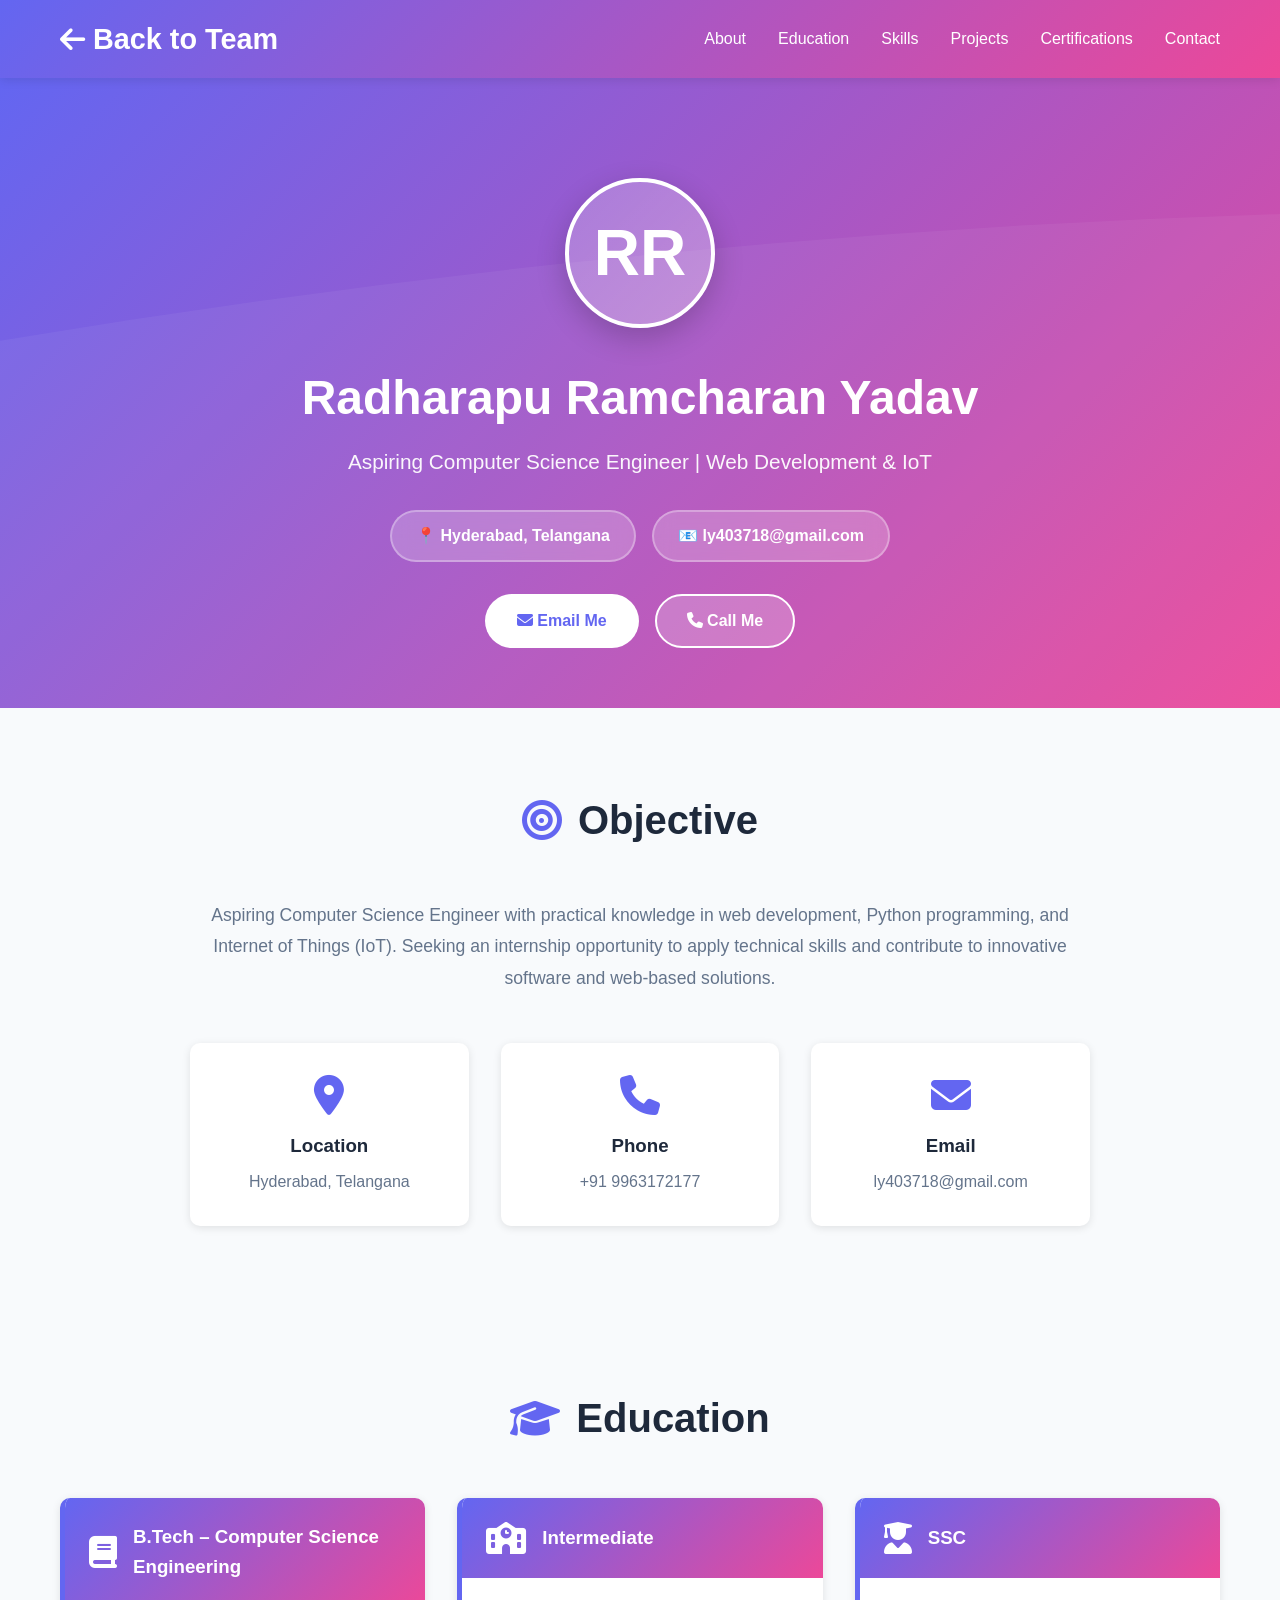
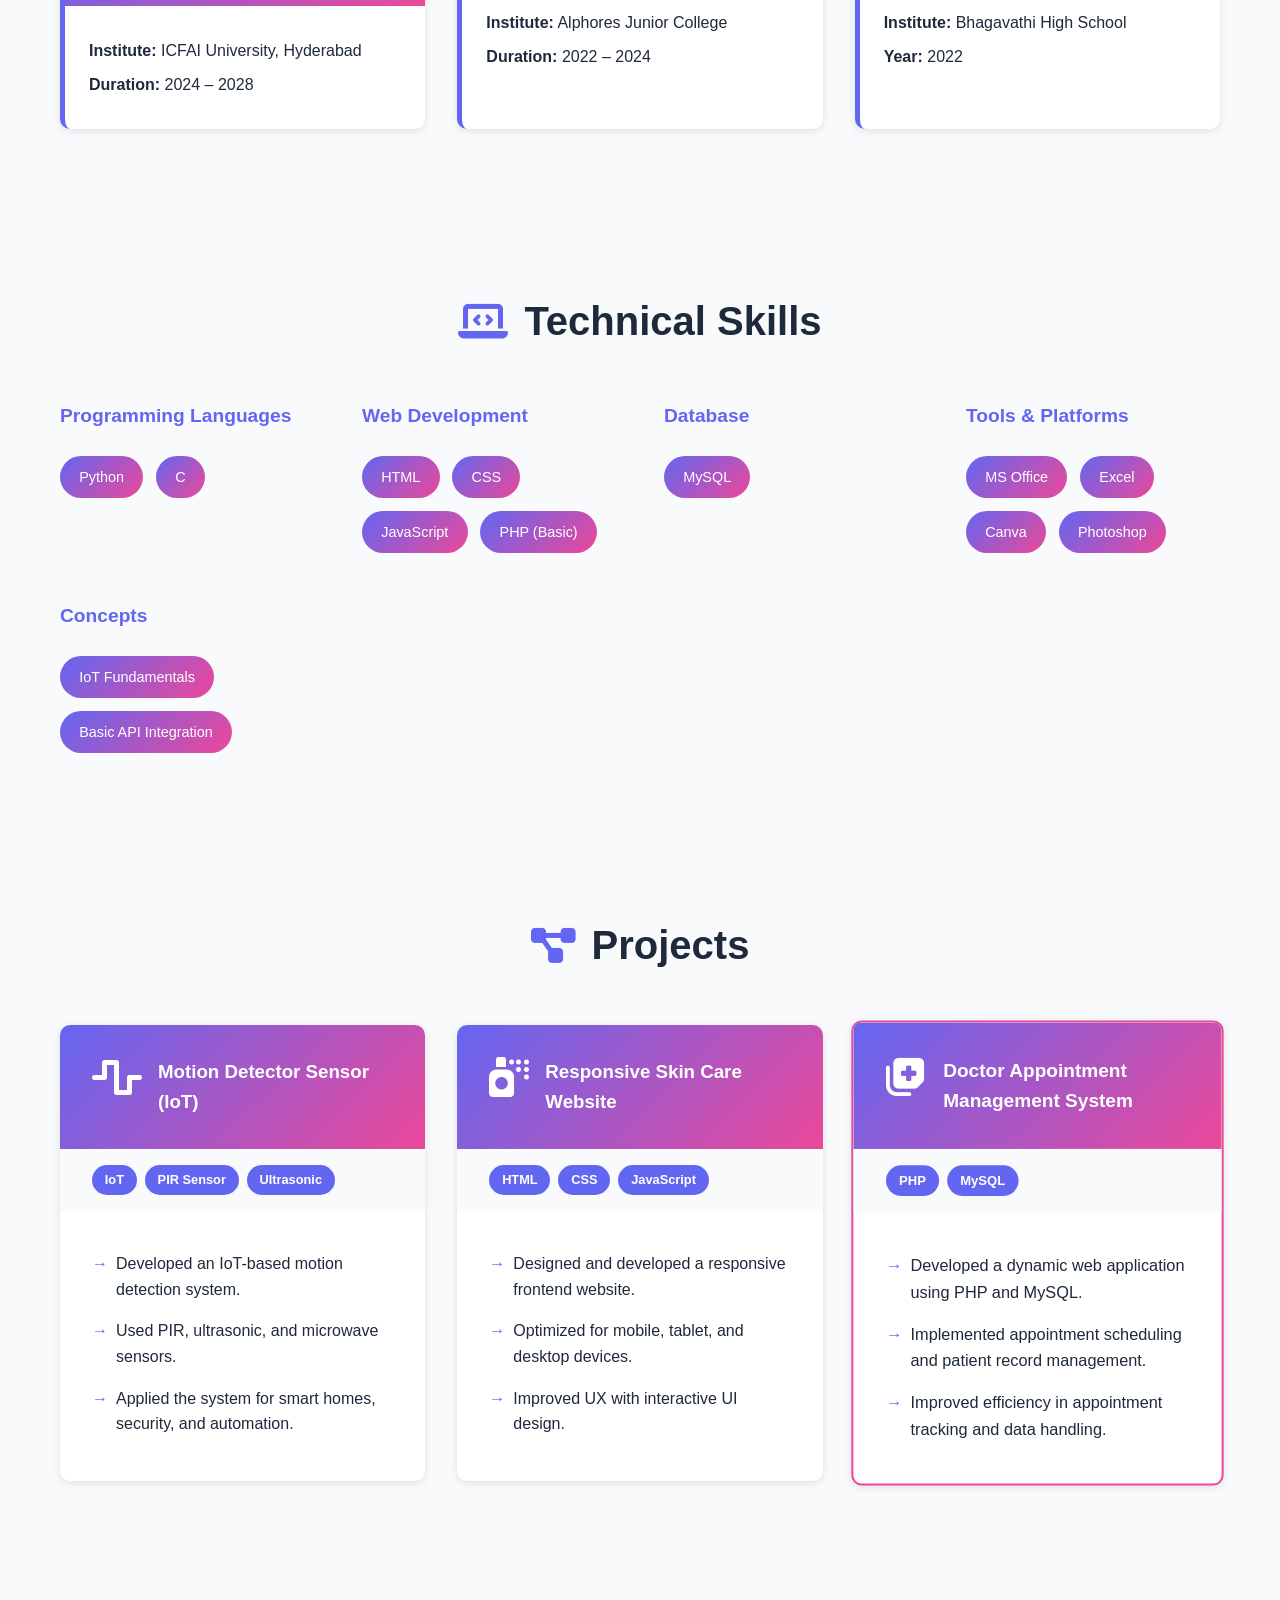
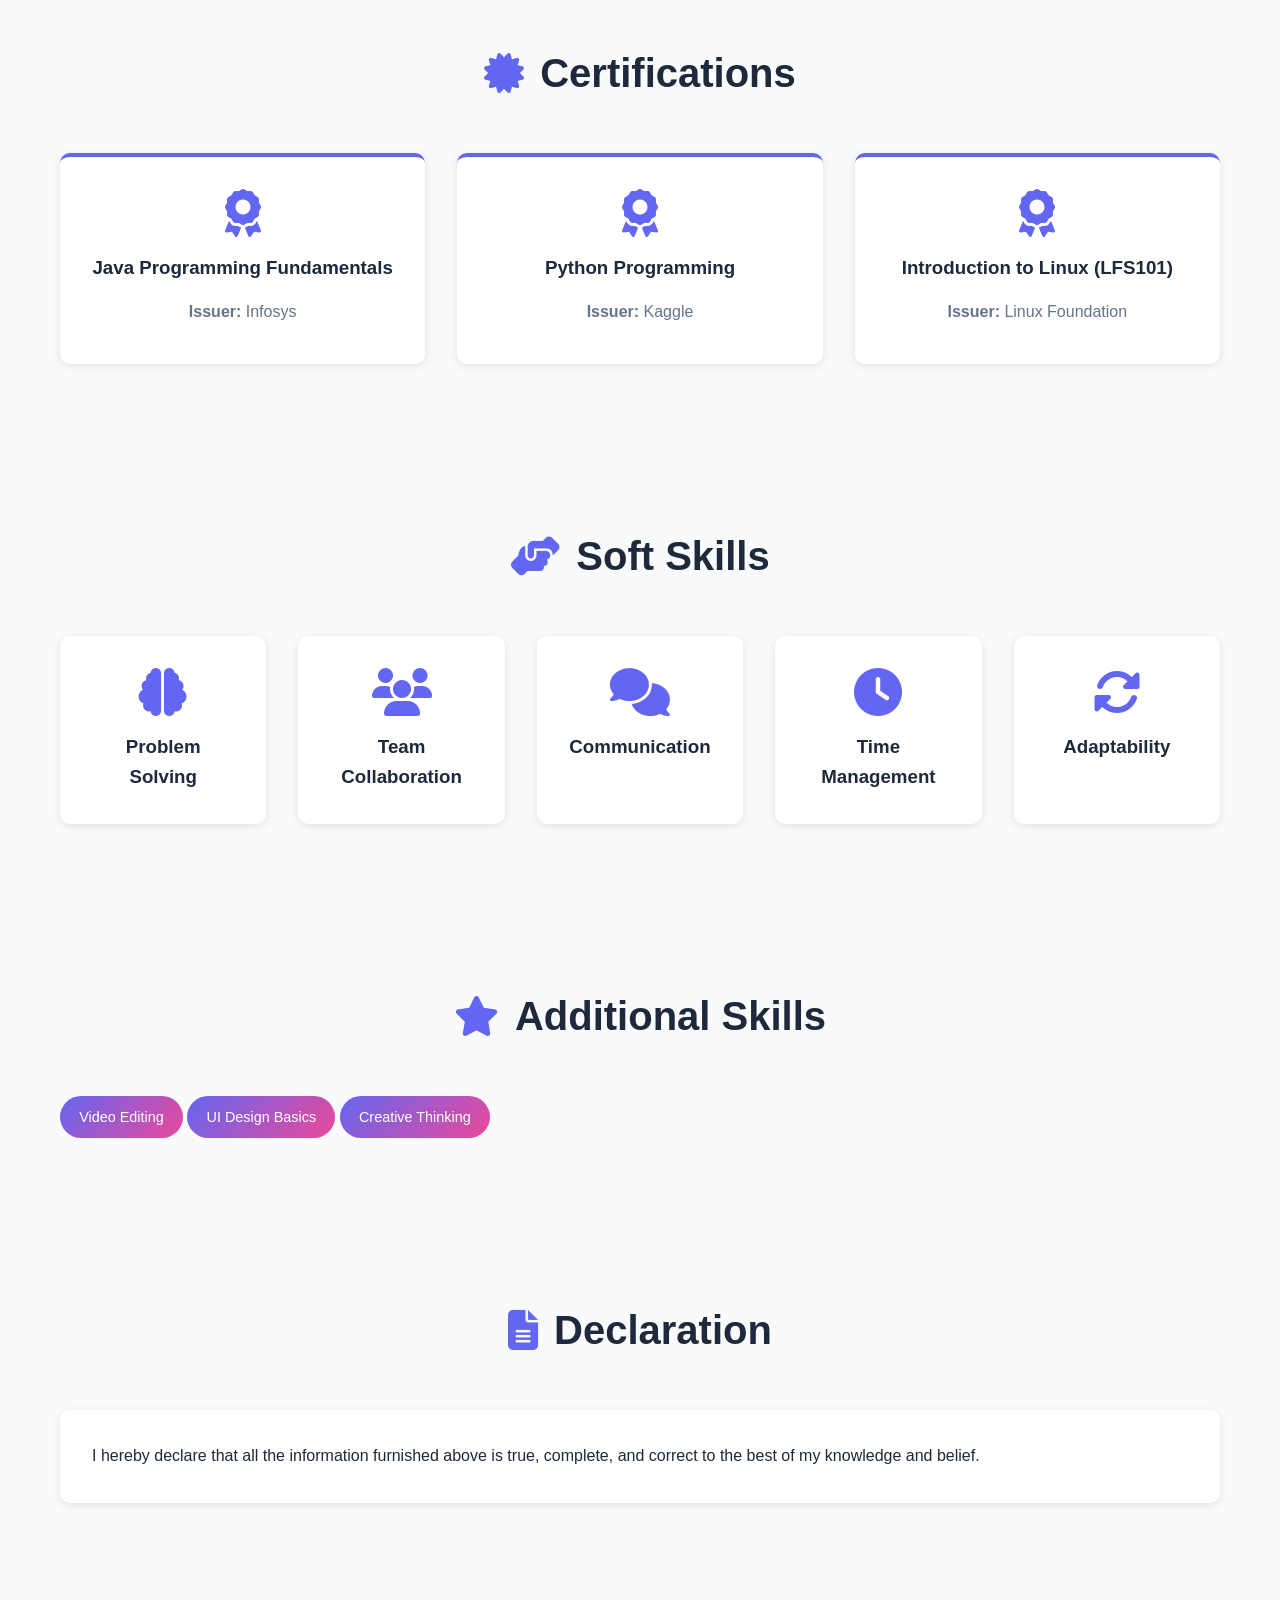
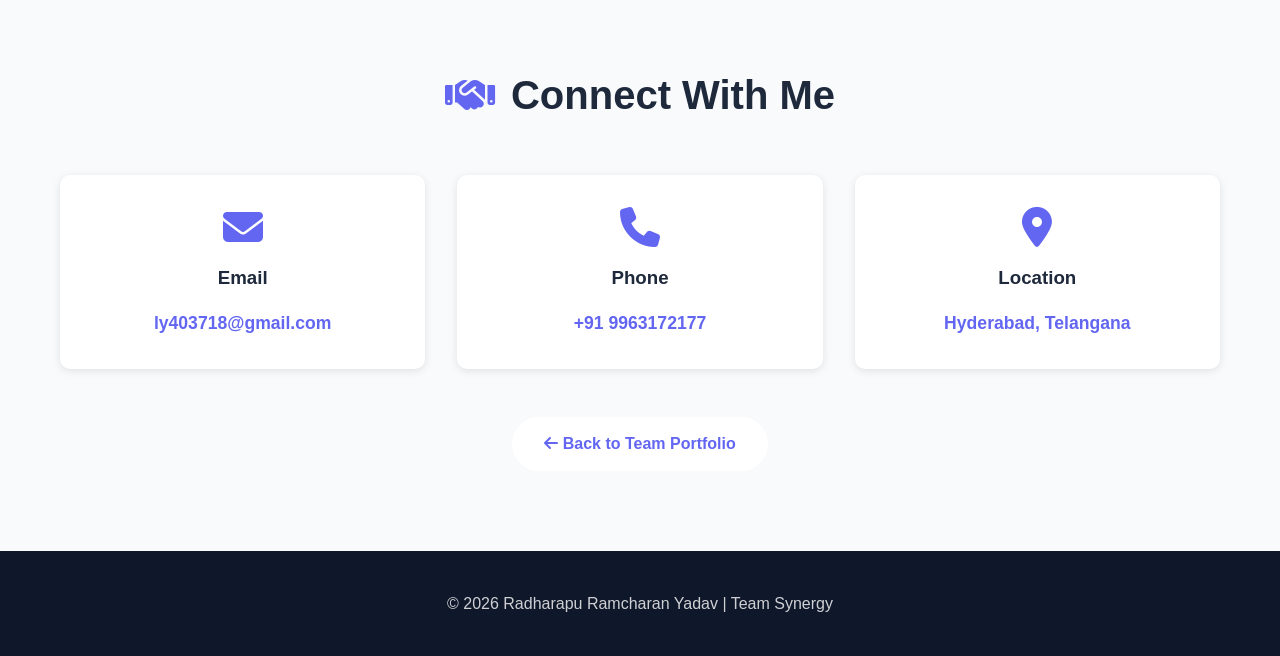
<file: radharapu.html>
<!DOCTYPE html>
<html lang="en">
<head>
    <meta charset="UTF-8">
    <meta name="viewport" content="width=device-width, initial-scale=1.0">
    <title>Radharapu Ramcharan Yadav - Portfolio</title>
    <link rel="stylesheet" href="styles.css">
    <link rel="stylesheet" href="member-styles.css">
    <link rel="stylesheet" href="https://cdnjs.cloudflare.com/ajax/libs/font-awesome/6.4.0/css/all.min.css">
</head>
<body>
    <!-- Navigation -->
    <nav class="navbar">
        <div class="nav-container">
            <div class="logo">
                <a href="index.html" style="color: white; text-decoration: none; display: flex; align-items: center; gap: 0.5rem;">
                    <i class="fas fa-arrow-left"></i> Back to Team
                </a>
            </div>
            <ul class="nav-links">
                <li><a href="#about">About</a></li>
                <li><a href="#education">Education</a></li>
                <li><a href="#skills">Skills</a></li>
                <li><a href="#projects">Projects</a></li>
                <li><a href="#certifications">Certifications</a></li>
                <li><a href="#contact">Contact</a></li>
            </ul>
        </div>
    </nav>

    <!-- Hero Section -->
    <section class="member-hero">
        <div class="hero-overlay"></div>
        <div class="hero-content">
            <div class="member-avatar-large">RR</div>
            <h1>Radharapu Ramcharan Yadav</h1>
            <p class="hero-subtitle">Aspiring Computer Science Engineer | Web Development & IoT</p>
            <div class="hero-badges">
                <span class="badge-cgpa">📍 Hyderabad, Telangana</span>
                <span class="badge-cgpa">📧 ly403718@gmail.com</span>
            </div>
            <div class="contact-buttons">
                <a href="mailto:ly403718@gmail.com" class="btn btn-primary">
                    <i class="fas fa-envelope"></i> Email Me
                </a>
                <a href="tel:+919963172177" class="btn btn-secondary">
                    <i class="fas fa-phone"></i> Call Me
                </a>
            </div>
        </div>
    </section>

    <!-- Objective Section -->
    <section id="about" class="member-section">
        <div class="container">
            <h2><i class="fas fa-bullseye"></i> Objective</h2>
            <div class="about-content">
                <p>Aspiring Computer Science Engineer with practical knowledge in web development, Python programming, and Internet of Things (IoT). Seeking an internship opportunity to apply technical skills and contribute to innovative software and web-based solutions.</p>
                <div class="info-cards">
                    <div class="info-card">
                        <i class="fas fa-map-marker-alt"></i>
                        <h3>Location</h3>
                        <p>Hyderabad, Telangana</p>
                    </div>
                    <div class="info-card">
                        <i class="fas fa-phone"></i>
                        <h3>Phone</h3>
                        <p>+91 9963172177</p>
                    </div>
                    <div class="info-card">
                        <i class="fas fa-envelope"></i>
                        <h3>Email</h3>
                        <p>ly403718@gmail.com</p>
                    </div>
                </div>
            </div>
        </div>
    </section>

    <!-- Education Section -->
    <section id="education" class="member-section alt-bg">
        <div class="container">
            <h2><i class="fas fa-graduation-cap"></i> Education</h2>
            <div class="education-grid">
                <div class="education-card">
                    <div class="education-header">
                        <i class="fas fa-book"></i>
                        <h3>B.Tech – Computer Science Engineering</h3>
                    </div>
                    <div class="education-body">
                        <p><strong>Institute:</strong> ICFAI University, Hyderabad</p>
                        <p><strong>Duration:</strong> 2024 – 2028</p>
                    </div>
                </div>
                <div class="education-card">
                    <div class="education-header">
                        <i class="fas fa-school"></i>
                        <h3>Intermediate</h3>
                    </div>
                    <div class="education-body">
                        <p><strong>Institute:</strong> Alphores Junior College</p>
                        <p><strong>Duration:</strong> 2022 – 2024</p>
                    </div>
                </div>
                <div class="education-card">
                    <div class="education-header">
                        <i class="fas fa-user-graduate"></i>
                        <h3>SSC</h3>
                    </div>
                    <div class="education-body">
                        <p><strong>Institute:</strong> Bhagavathi High School</p>
                        <p><strong>Year:</strong> 2022</p>
                    </div>
                </div>
            </div>
        </div>
    </section>

    <!-- Skills Section -->
    <section id="skills" class="member-section">
        <div class="container">
            <h2><i class="fas fa-laptop-code"></i> Technical Skills</h2>
            <div class="skills-container">
                <div class="skills-column">
                    <h3>Programming Languages</h3>
                    <div class="skill-tags">
                        <span class="skill-tag">Python</span>
                        <span class="skill-tag">C</span>
                    </div>
                </div>
                <div class="skills-column">
                    <h3>Web Development</h3>
                    <div class="skill-tags">
                        <span class="skill-tag">HTML</span>
                        <span class="skill-tag">CSS</span>
                        <span class="skill-tag">JavaScript</span>
                        <span class="skill-tag">PHP (Basic)</span>
                    </div>
                </div>
                <div class="skills-column">
                    <h3>Database</h3>
                    <div class="skill-tags">
                        <span class="skill-tag">MySQL</span>
                    </div>
                </div>
                <div class="skills-column">
                    <h3>Tools & Platforms</h3>
                    <div class="skill-tags">
                        <span class="skill-tag">MS Office</span>
                        <span class="skill-tag">Excel</span>
                        <span class="skill-tag">Canva</span>
                        <span class="skill-tag">Photoshop</span>
                    </div>
                </div>
                <div class="skills-column">
                    <h3>Concepts</h3>
                    <div class="skill-tags">
                        <span class="skill-tag">IoT Fundamentals</span>
                        <span class="skill-tag">Basic API Integration</span>
                    </div>
                </div>
            </div>
        </div>
    </section>

    <!-- Projects Section -->
    <section id="projects" class="member-section alt-bg">
        <div class="container">
            <h2><i class="fas fa-project-diagram"></i> Projects</h2>
            <div class="projects-grid">
                <div class="project-card">
                    <div class="project-header">
                        <i class="fas fa-wave-square"></i>
                        <h3>Motion Detector Sensor (IoT)</h3>
                    </div>
                    <div class="project-tech">
                        <span class="tech-badge">IoT</span>
                        <span class="tech-badge">PIR Sensor</span>
                        <span class="tech-badge">Ultrasonic</span>
                    </div>
                    <div class="project-description">
                        <ul>
                            <li>Developed an IoT-based motion detection system.</li>
                            <li>Used PIR, ultrasonic, and microwave sensors.</li>
                            <li>Applied the system for smart homes, security, and automation.</li>
                        </ul>
                    </div>
                </div>
                <div class="project-card">
                    <div class="project-header">
                        <i class="fas fa-spray-can"></i>
                        <h3>Responsive Skin Care Website</h3>
                    </div>
                    <div class="project-tech">
                        <span class="tech-badge">HTML</span>
                        <span class="tech-badge">CSS</span>
                        <span class="tech-badge">JavaScript</span>
                    </div>
                    <div class="project-description">
                        <ul>
                            <li>Designed and developed a responsive frontend website.</li>
                            <li>Optimized for mobile, tablet, and desktop devices.</li>
                            <li>Improved UX with interactive UI design.</li>
                        </ul>
                    </div>
                </div>
                <div class="project-card featured">
                    <div class="project-header">
                        <i class="fas fa-notes-medical"></i>
                        <h3>Doctor Appointment Management System</h3>
                    </div>
                    <div class="project-tech">
                        <span class="tech-badge">PHP</span>
                        <span class="tech-badge">MySQL</span>
                    </div>
                    <div class="project-description">
                        <ul>
                            <li>Developed a dynamic web application using PHP and MySQL.</li>
                            <li>Implemented appointment scheduling and patient record management.</li>
                            <li>Improved efficiency in appointment tracking and data handling.</li>
                        </ul>
                    </div>
                </div>
            </div>
        </div>
    </section>

    <!-- Certifications Section -->
    <section id="certifications" class="member-section">
        <div class="container">
            <h2><i class="fas fa-certificate"></i> Certifications</h2>
            <div class="certifications-grid">
                <div class="cert-card">
                    <i class="fas fa-award"></i>
                    <h3>Java Programming Fundamentals</h3>
                    <p><strong>Issuer:</strong> Infosys</p>
                </div>
                <div class="cert-card">
                    <i class="fas fa-award"></i>
                    <h3>Python Programming</h3>
                    <p><strong>Issuer:</strong> Kaggle</p>
                </div>
                <div class="cert-card">
                    <i class="fas fa-award"></i>
                    <h3>Introduction to Linux (LFS101)</h3>
                    <p><strong>Issuer:</strong> Linux Foundation</p>
                </div>
            </div>
        </div>
    </section>

    <!-- Soft Skills Section -->
    <section class="member-section alt-bg">
        <div class="container">
            <h2><i class="fas fa-hands-helping"></i> Soft Skills</h2>
            <div class="interests-grid">
                <div class="interest-card">
                    <i class="fas fa-brain"></i>
                    <h3>Problem Solving</h3>
                </div>
                <div class="interest-card">
                    <i class="fas fa-users"></i>
                    <h3>Team Collaboration</h3>
                </div>
                <div class="interest-card">
                    <i class="fas fa-comments"></i>
                    <h3>Communication</h3>
                </div>
                <div class="interest-card">
                    <i class="fas fa-clock"></i>
                    <h3>Time Management</h3>
                </div>
                <div class="interest-card">
                    <i class="fas fa-sync-alt"></i>
                    <h3>Adaptability</h3>
                </div>
            </div>
        </div>
    </section>

    <!-- Additional Skills Section -->
    <section class="member-section">
        <div class="container">
            <h2><i class="fas fa-star"></i> Additional Skills</h2>
            <div class="skills-tags">
                <span class="skill-tag">Video Editing</span>
                <span class="skill-tag">UI Design Basics</span>
                <span class="skill-tag">Creative Thinking</span>
            </div>
        </div>
    </section>

    <!-- Declaration Section -->
    <section class="member-section alt-bg">
        <div class="container">
            <h2><i class="fas fa-file-alt"></i> Declaration</h2>
            <div style="background: white; padding: 2rem; border-radius: 10px; box-shadow: 0 2px 8px rgba(0,0,0,0.1);">
                <p style="color: var(--text-dark); font-size: 1rem; line-height: 1.8;">I hereby declare that all the information furnished above is true, complete, and correct to the best of my knowledge and belief.</p>
            </div>
        </div>
    </section>

    <!-- Contact Section -->
    <section id="contact" class="member-section">
        <div class="container">
            <h2><i class="fas fa-handshake"></i> Connect With Me</h2>
            <div class="contact-grid">
                <div class="contact-box">
                    <i class="fas fa-envelope"></i>
                    <h3>Email</h3>
                    <a href="mailto:ly403718@gmail.com">ly403718@gmail.com</a>
                </div>
                <div class="contact-box">
                    <i class="fas fa-phone"></i>
                    <h3>Phone</h3>
                    <a href="tel:+919963172177">+91 9963172177</a>
                </div>
                <div class="contact-box">
                    <i class="fas fa-map-marker-alt"></i>
                    <h3>Location</h3>
                    <p>Hyderabad, Telangana</p>
                </div>
            </div>
            <div style="text-align: center; margin-top: 3rem;">
                <a href="index.html" class="btn btn-primary">
                    <i class="fas fa-arrow-left"></i> Back to Team Portfolio
                </a>
            </div>
        </div>
    </section>

    <!-- Footer -->
    <footer class="footer">
        <div class="container">
            <p>© 2026 Radharapu Ramcharan Yadav | Team Synergy</p>
        </div>
    </footer>

    <script src="script.js"></script>
</body>
</html>
</file>
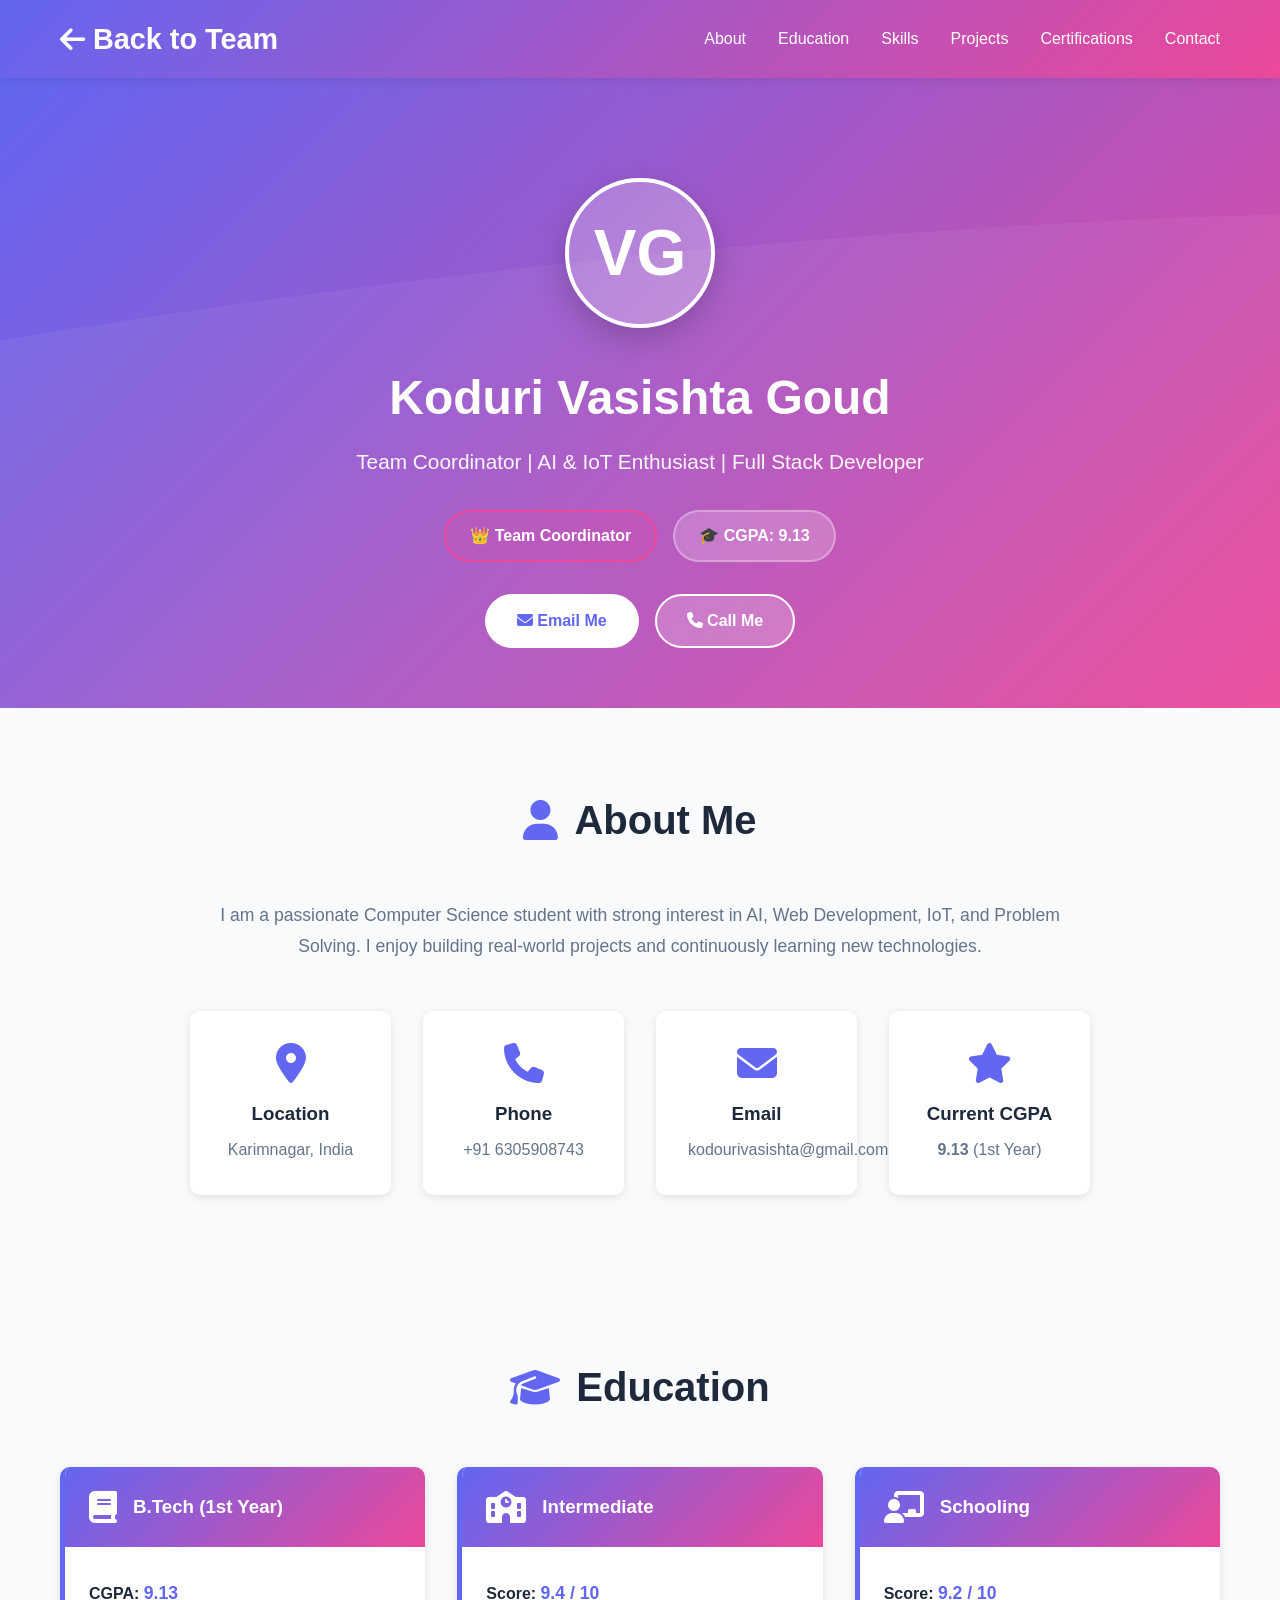
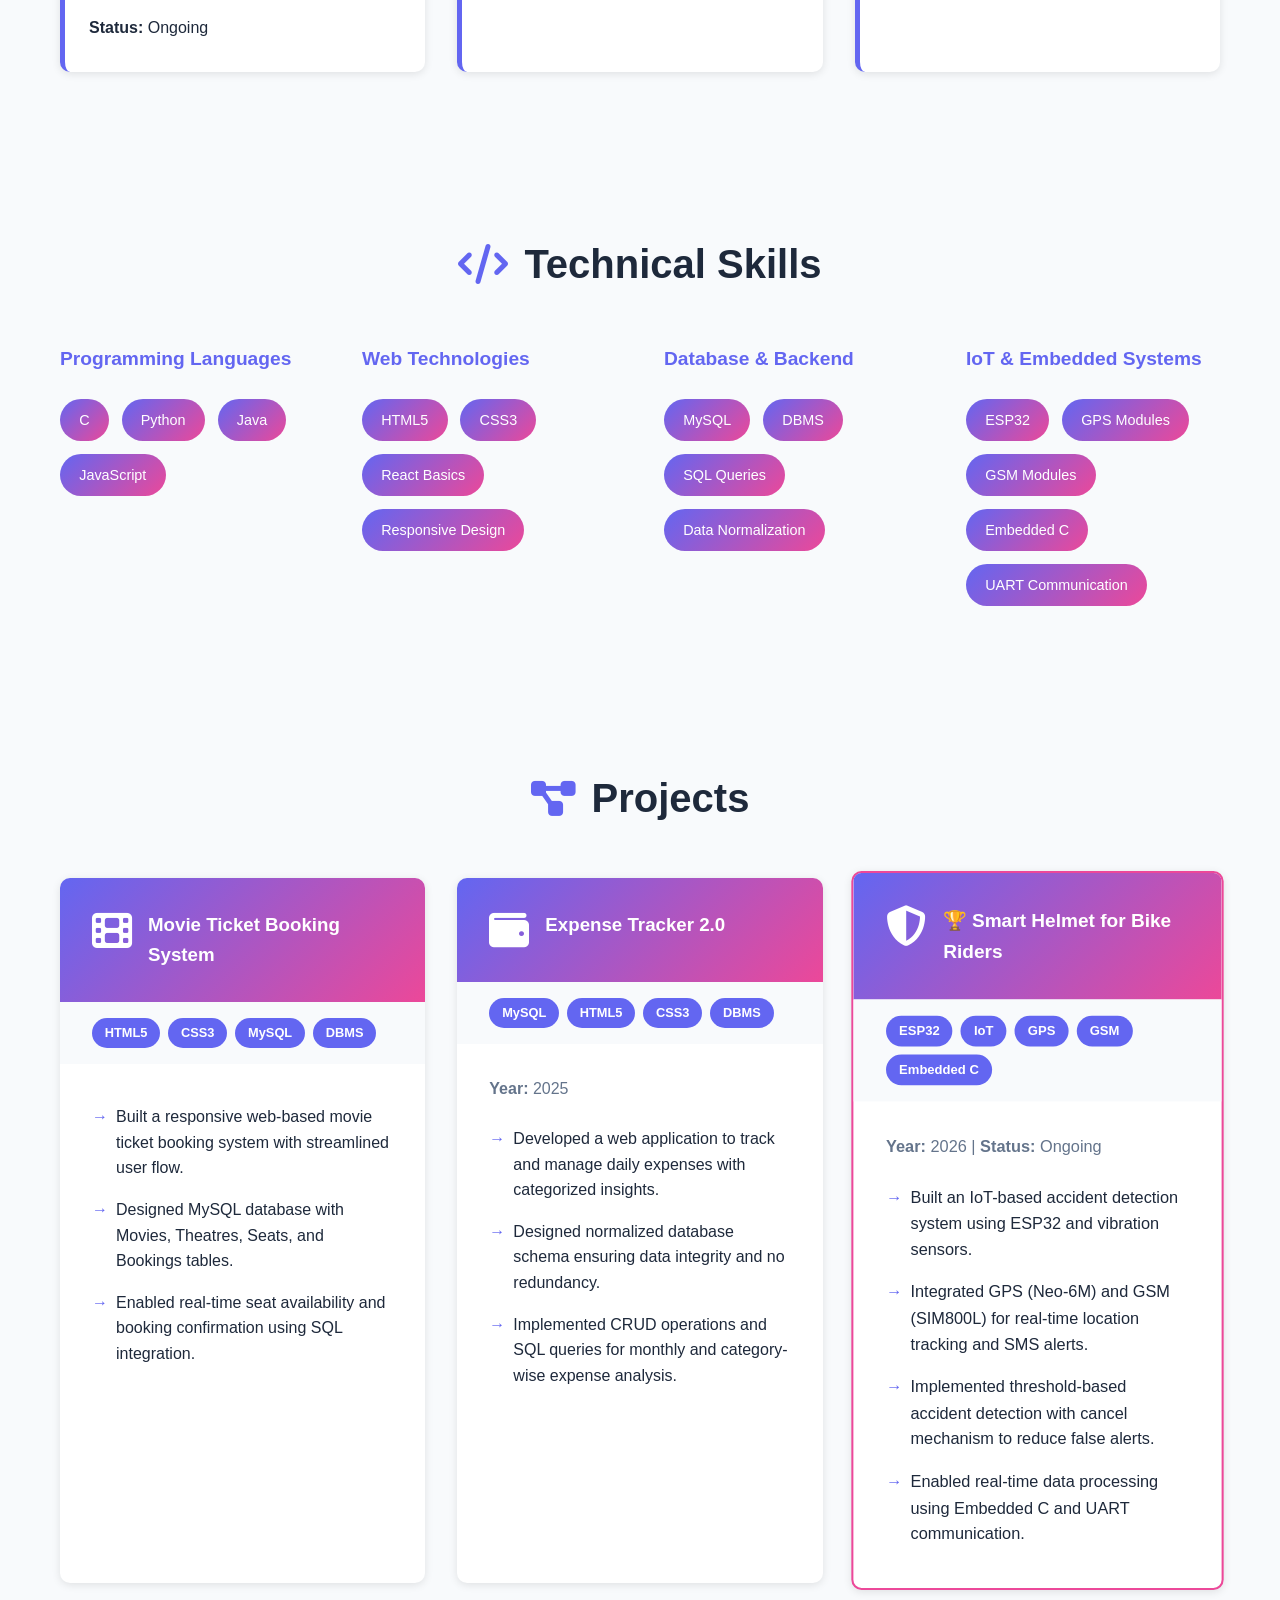
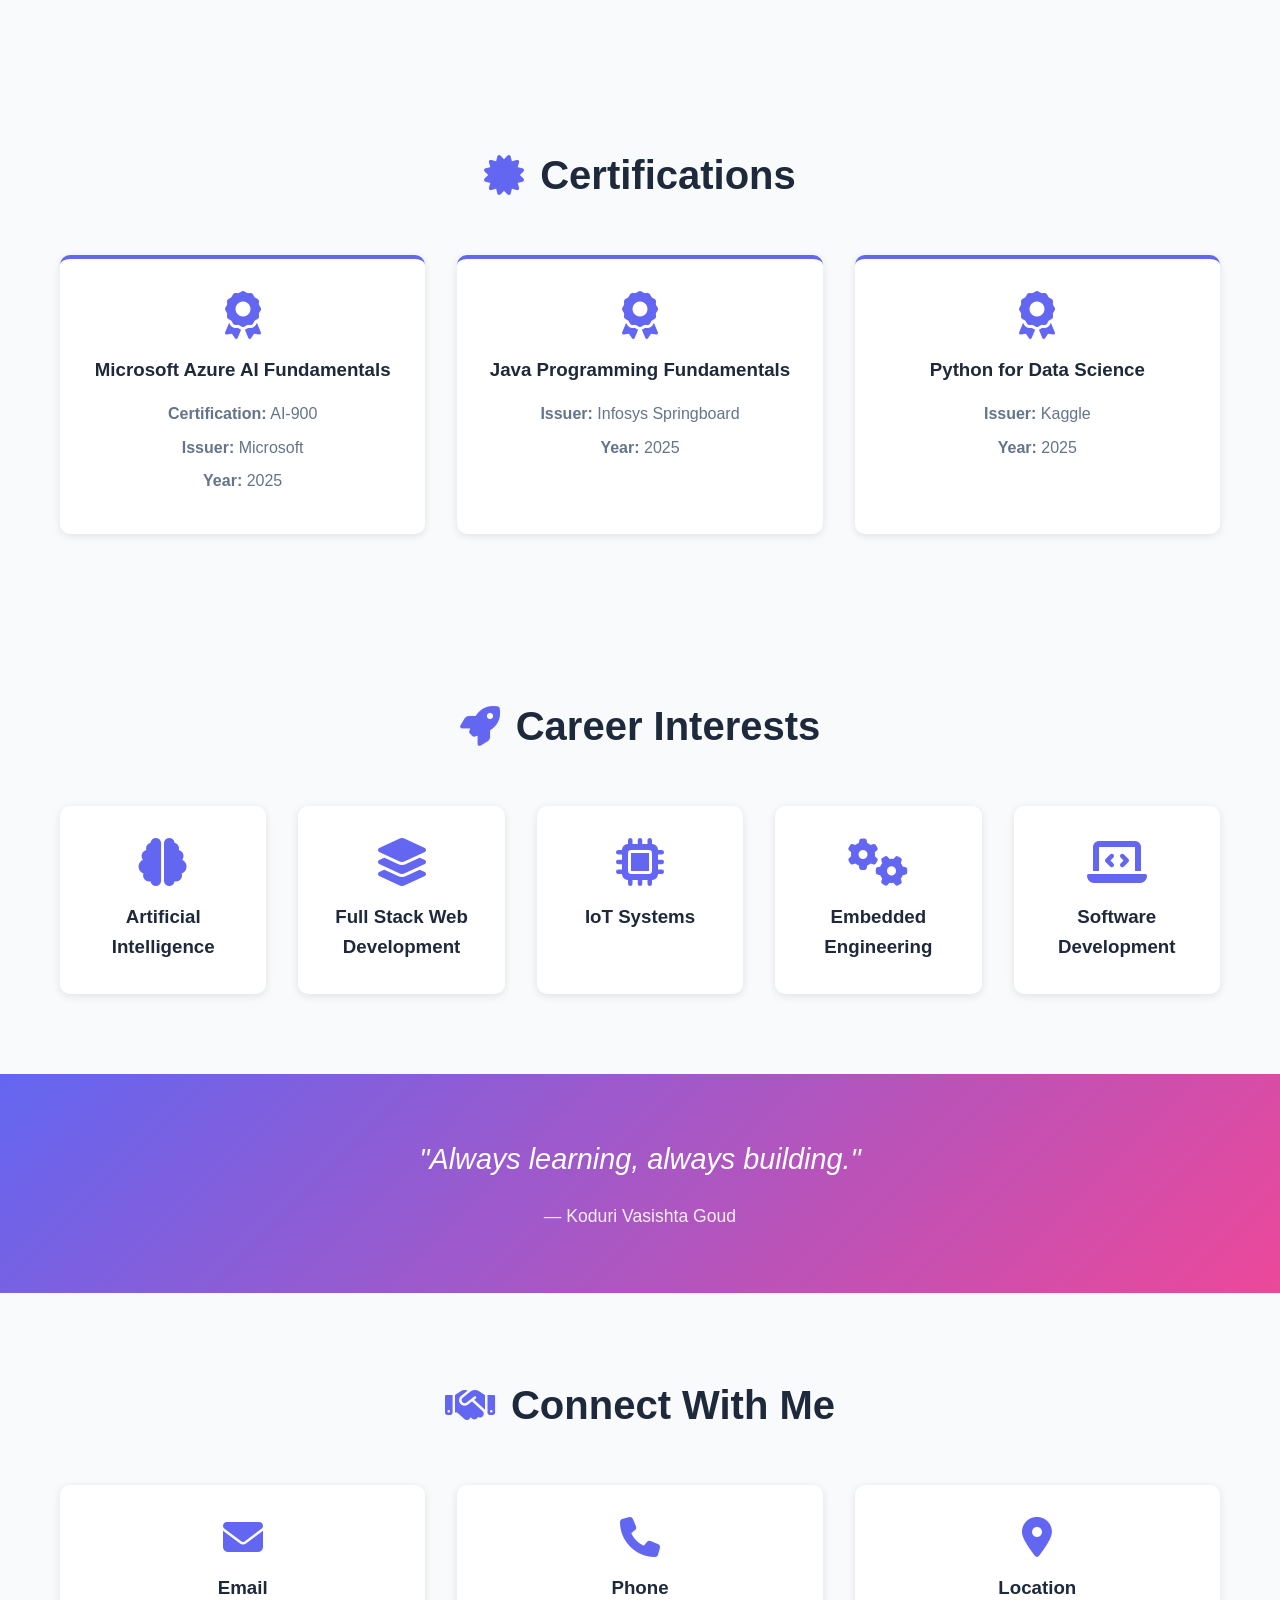
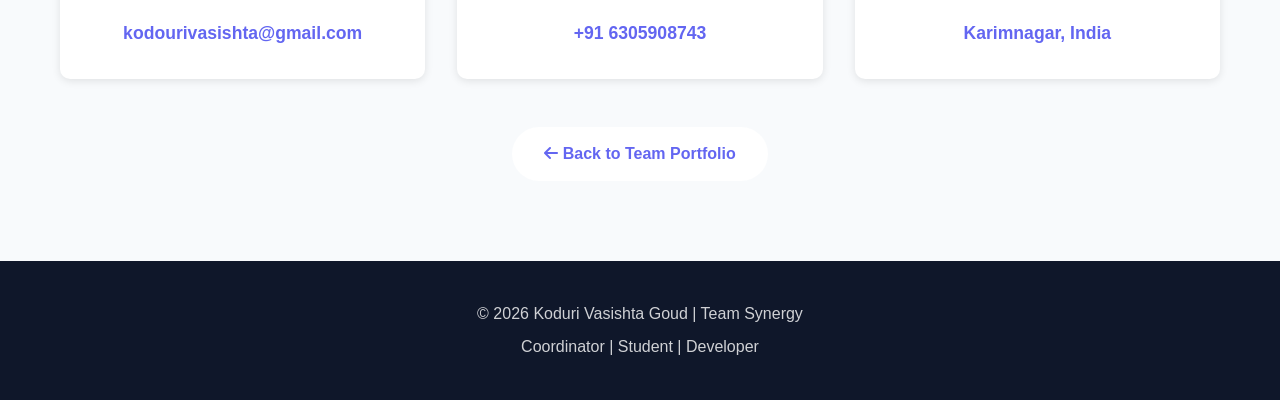
<file: vasishta.html>
<!DOCTYPE html>
<html lang="en">
<head>
    <meta charset="UTF-8">
    <meta name="viewport" content="width=device-width, initial-scale=1.0">
    <title>Koduri Vasishta Goud - Portfolio</title>
    <link rel="stylesheet" href="styles.css">
    <link rel="stylesheet" href="member-styles.css">
    <link rel="stylesheet" href="https://cdnjs.cloudflare.com/ajax/libs/font-awesome/6.4.0/css/all.min.css">
</head>
<body>
    <!-- Navigation -->
    <nav class="navbar">
        <div class="nav-container">
            <div class="logo">
                <a href="index.html" style="color: white; text-decoration: none; display: flex; align-items: center; gap: 0.5rem;">
                    <i class="fas fa-arrow-left"></i> Back to Team
                </a>
            </div>
            <ul class="nav-links">
                <li><a href="#about">About</a></li>
                <li><a href="#education">Education</a></li>
                <li><a href="#skills">Skills</a></li>
                <li><a href="#projects">Projects</a></li>
                <li><a href="#certifications">Certifications</a></li>
                <li><a href="#contact">Contact</a></li>
            </ul>
        </div>
    </nav>

    <!-- Hero Section -->
    <section class="member-hero">
        <div class="hero-overlay"></div>
        <div class="hero-content">
            <div class="member-avatar-large">VG</div>
            <h1>Koduri Vasishta Goud</h1>
            <p class="hero-subtitle">Team Coordinator | AI & IoT Enthusiast | Full Stack Developer</p>
            <div class="hero-badges">
                <span class="badge-coordinator">👑 Team Coordinator</span>
                <span class="badge-cgpa">🎓 CGPA: 9.13</span>
            </div>
            <div class="contact-buttons">
                <a href="mailto:kodourivasishta@gmail.com" class="btn btn-primary">
                    <i class="fas fa-envelope"></i> Email Me
                </a>
                <a href="tel:+916305908743" class="btn btn-secondary">
                    <i class="fas fa-phone"></i> Call Me
                </a>
            </div>
        </div>
    </section>

    <!-- About Section -->
    <section id="about" class="member-section">
        <div class="container">
            <h2><i class="fas fa-user"></i> About Me</h2>
            <div class="about-content">
                <p>I am a passionate Computer Science student with strong interest in AI, Web Development, IoT, and Problem Solving. I enjoy building real-world projects and continuously learning new technologies.</p>
                <div class="info-cards">
                    <div class="info-card">
                        <i class="fas fa-map-marker-alt"></i>
                        <h3>Location</h3>
                        <p>Karimnagar, India</p>
                    </div>
                    <div class="info-card">
                        <i class="fas fa-phone"></i>
                        <h3>Phone</h3>
                        <p>+91 6305908743</p>
                    </div>
                    <div class="info-card">
                        <i class="fas fa-envelope"></i>
                        <h3>Email</h3>
                        <p>kodourivasishta@gmail.com</p>
                    </div>
                    <div class="info-card">
                        <i class="fas fa-star"></i>
                        <h3>Current CGPA</h3>
                        <p><strong>9.13</strong> (1st Year)</p>
                    </div>
                </div>
            </div>
        </div>
    </section>

    <!-- Education Section -->
    <section id="education" class="member-section alt-bg">
        <div class="container">
            <h2><i class="fas fa-graduation-cap"></i> Education</h2>
            <div class="education-grid">
                <div class="education-card">
                    <div class="education-header">
                        <i class="fas fa-book"></i>
                        <h3>B.Tech (1st Year)</h3>
                    </div>
                    <div class="education-body">
                        <p><strong>CGPA:</strong> <span class="highlight">9.13</span></p>
                        <p><strong>Status:</strong> Ongoing</p>
                    </div>
                </div>

                <div class="education-card">
                    <div class="education-header">
                        <i class="fas fa-school"></i>
                        <h3>Intermediate</h3>
                    </div>
                    <div class="education-body">
                        <p><strong>Score:</strong> <span class="highlight">9.4 / 10</span></p>
                    </div>
                </div>

                <div class="education-card">
                    <div class="education-header">
                        <i class="fas fa-chalkboard-user"></i>
                        <h3>Schooling</h3>
                    </div>
                    <div class="education-body">
                        <p><strong>Score:</strong> <span class="highlight">9.2 / 10</span></p>
                    </div>
                </div>
            </div>
        </div>
    </section>

    <!-- Skills Section -->
    <section id="skills" class="member-section">
        <div class="container">
            <h2><i class="fas fa-code"></i> Technical Skills</h2>
            <div class="skills-container">
                <div class="skills-column">
                    <h3>Programming Languages</h3>
                    <div class="skill-tags">
                        <span class="skill-tag">C</span>
                        <span class="skill-tag">Python</span>
                        <span class="skill-tag">Java</span>
                        <span class="skill-tag">JavaScript</span>
                    </div>
                </div>

                <div class="skills-column">
                    <h3>Web Technologies</h3>
                    <div class="skill-tags">
                        <span class="skill-tag">HTML5</span>
                        <span class="skill-tag">CSS3</span>
                        <span class="skill-tag">React Basics</span>
                        <span class="skill-tag">Responsive Design</span>
                    </div>
                </div>

                <div class="skills-column">
                    <h3>Database & Backend</h3>
                    <div class="skill-tags">
                        <span class="skill-tag">MySQL</span>
                        <span class="skill-tag">DBMS</span>
                        <span class="skill-tag">SQL Queries</span>
                        <span class="skill-tag">Data Normalization</span>
                    </div>
                </div>

                <div class="skills-column">
                    <h3>IoT & Embedded Systems</h3>
                    <div class="skill-tags">
                        <span class="skill-tag">ESP32</span>
                        <span class="skill-tag">GPS Modules</span>
                        <span class="skill-tag">GSM Modules</span>
                        <span class="skill-tag">Embedded C</span>
                        <span class="skill-tag">UART Communication</span>
                    </div>
                </div>
            </div>
        </div>
    </section>

    <!-- Projects Section -->
    <section id="projects" class="member-section alt-bg">
        <div class="container">
            <h2><i class="fas fa-project-diagram"></i> Projects</h2>
            
            <div class="projects-grid">
                <!-- Project 1 -->
                <div class="project-card">
                    <div class="project-header">
                        <i class="fas fa-film"></i>
                        <h3>Movie Ticket Booking System</h3>
                    </div>
                    <div class="project-tech">
                        <span class="tech-badge">HTML5</span>
                        <span class="tech-badge">CSS3</span>
                        <span class="tech-badge">MySQL</span>
                        <span class="tech-badge">DBMS</span>
                    </div>
                    <div class="project-description">
                        <ul>
                            <li>Built a responsive web-based movie ticket booking system with streamlined user flow.</li>
                            <li>Designed MySQL database with Movies, Theatres, Seats, and Bookings tables.</li>
                            <li>Enabled real-time seat availability and booking confirmation using SQL integration.</li>
                        </ul>
                    </div>
                </div>

                <!-- Project 2 -->
                <div class="project-card">
                    <div class="project-header">
                        <i class="fas fa-wallet"></i>
                        <h3>Expense Tracker 2.0</h3>
                    </div>
                    <div class="project-tech">
                        <span class="tech-badge">MySQL</span>
                        <span class="tech-badge">HTML5</span>
                        <span class="tech-badge">CSS3</span>
                        <span class="tech-badge">DBMS</span>
                    </div>
                    <div class="project-description">
                        <p><strong>Year:</strong> 2025</p>
                        <ul>
                            <li>Developed a web application to track and manage daily expenses with categorized insights.</li>
                            <li>Designed normalized database schema ensuring data integrity and no redundancy.</li>
                            <li>Implemented CRUD operations and SQL queries for monthly and category-wise expense analysis.</li>
                        </ul>
                    </div>
                </div>

                <!-- Project 3 -->
                <div class="project-card featured">
                    <div class="project-header">
                        <i class="fas fa-shield-alt"></i>
                        <h3>🏆 Smart Helmet for Bike Riders</h3>
                    </div>
                    <div class="project-tech">
                        <span class="tech-badge">ESP32</span>
                        <span class="tech-badge">IoT</span>
                        <span class="tech-badge">GPS</span>
                        <span class="tech-badge">GSM</span>
                        <span class="tech-badge">Embedded C</span>
                    </div>
                    <div class="project-description">
                        <p><strong>Year:</strong> 2026 | <strong>Status:</strong> Ongoing</p>
                        <ul>
                            <li>Built an IoT-based accident detection system using ESP32 and vibration sensors.</li>
                            <li>Integrated GPS (Neo-6M) and GSM (SIM800L) for real-time location tracking and SMS alerts.</li>
                            <li>Implemented threshold-based accident detection with cancel mechanism to reduce false alerts.</li>
                            <li>Enabled real-time data processing using Embedded C and UART communication.</li>
                        </ul>
                    </div>
                </div>
            </div>
        </div>
    </section>

    <!-- Certifications Section -->
    <section id="certifications" class="member-section">
        <div class="container">
            <h2><i class="fas fa-certificate"></i> Certifications</h2>
            <div class="certifications-grid">
                <div class="cert-card">
                    <i class="fas fa-award"></i>
                    <h3>Microsoft Azure AI Fundamentals</h3>
                    <p><strong>Certification:</strong> AI-900</p>
                    <p><strong>Issuer:</strong> Microsoft</p>
                    <p><strong>Year:</strong> 2025</p>
                </div>

                <div class="cert-card">
                    <i class="fas fa-award"></i>
                    <h3>Java Programming Fundamentals</h3>
                    <p><strong>Issuer:</strong> Infosys Springboard</p>
                    <p><strong>Year:</strong> 2025</p>
                </div>

                <div class="cert-card">
                    <i class="fas fa-award"></i>
                    <h3>Python for Data Science</h3>
                    <p><strong>Issuer:</strong> Kaggle</p>
                    <p><strong>Year:</strong> 2025</p>
                </div>
            </div>
        </div>
    </section>

    <!-- Career Interests Section -->
    <section class="member-section alt-bg">
        <div class="container">
            <h2><i class="fas fa-rocket"></i> Career Interests</h2>
            <div class="interests-grid">
                <div class="interest-card">
                    <i class="fas fa-brain"></i>
                    <h3>Artificial Intelligence</h3>
                </div>
                <div class="interest-card">
                    <i class="fas fa-layer-group"></i>
                    <h3>Full Stack Web Development</h3>
                </div>
                <div class="interest-card">
                    <i class="fas fa-microchip"></i>
                    <h3>IoT Systems</h3>
                </div>
                <div class="interest-card">
                    <i class="fas fa-cogs"></i>
                    <h3>Embedded Engineering</h3>
                </div>
                <div class="interest-card">
                    <i class="fas fa-laptop-code"></i>
                    <h3>Software Development</h3>
                </div>
            </div>
        </div>
    </section>

    <!-- Quote Section -->
    <section class="quote-section">
        <div class="container">
            <blockquote>
                "Always learning, always building."
                <footer>— Koduri Vasishta Goud</footer>
            </blockquote>
        </div>
    </section>

    <!-- Contact Section -->
    <section id="contact" class="member-section">
        <div class="container">
            <h2><i class="fas fa-handshake"></i> Connect With Me</h2>
            <div class="contact-grid">
                <div class="contact-box">
                    <i class="fas fa-envelope"></i>
                    <h3>Email</h3>
                    <a href="mailto:kodourivasishta@gmail.com">kodourivasishta@gmail.com</a>
                </div>
                <div class="contact-box">
                    <i class="fas fa-phone"></i>
                    <h3>Phone</h3>
                    <a href="tel:+916305908743">+91 6305908743</a>
                </div>
                <div class="contact-box">
                    <i class="fas fa-map-marker-alt"></i>
                    <h3>Location</h3>
                    <p>Karimnagar, India</p>
                </div>
            </div>
            <div style="text-align: center; margin-top: 3rem;">
                <a href="index.html" class="btn btn-primary">
                    <i class="fas fa-arrow-left"></i> Back to Team Portfolio
                </a>
            </div>
        </div>
    </section>

    <!-- Footer -->
    <footer class="footer">
        <div class="container">
            <p>© 2026 Koduri Vasishta Goud | Team Synergy</p>
            <p>Coordinator | Student | Developer</p>
        </div>
    </footer>

    <script src="script.js"></script>
</body>
</html>
</file>
<file: styles.css>
* {
    margin: 0;
    padding: 0;
    box-sizing: border-box;
}

:root {
    --primary-color: #6366f1;
    --secondary-color: #ec4899;
    --accent-color: #f59e0b;
    --dark-bg: #0f172a;
    --light-bg: #f8fafc;
    --card-bg: #ffffff;
    --text-dark: #1e293b;
    --text-light: #64748b;
    --border-color: #e2e8f0;
}

body {
    font-family: 'Segoe UI', Tahoma, Geneva, Verdana, sans-serif;
    line-height: 1.6;
    color: var(--text-dark);
    background-color: var(--light-bg);
}

.container {
    max-width: 1200px;
    margin: 0 auto;
    padding: 0 20px;
}

/* Navigation */
.navbar {
    background: linear-gradient(135deg, var(--primary-color), var(--secondary-color));
    padding: 1rem 0;
    position: sticky;
    top: 0;
    z-index: 1000;
    box-shadow: 0 2px 10px rgba(0, 0, 0, 0.1);
}

.nav-container {
    max-width: 1200px;
    margin: 0 auto;
    padding: 0 20px;
    display: flex;
    justify-content: space-between;
    align-items: center;
}

.logo {
    font-size: 1.8rem;
    font-weight: bold;
    color: white;
    display: flex;
    align-items: center;
    gap: 0.5rem;
}

.nav-links {
    display: flex;
    list-style: none;
    gap: 2rem;
}

.nav-links a {
    color: white;
    text-decoration: none;
    font-weight: 500;
    transition: opacity 0.3s ease;
}

.nav-links a:hover {
    opacity: 0.8;
}

/* Hero Section */
.hero {
    background: linear-gradient(135deg, var(--primary-color) 0%, var(--secondary-color) 100%);
    color: white;
    padding: 100px 20px;
    text-align: center;
    min-height: 600px;
    display: flex;
    align-items: center;
    justify-content: center;
}

.hero-content h1 {
    font-size: 3.5rem;
    margin-bottom: 1rem;
    animation: fadeInUp 1s ease;
}

.hero-content .tagline {
    font-size: 1.5rem;
    margin-bottom: 2rem;
    opacity: 0.95;
}

.hero-description {
    font-size: 1.1rem;
    max-width: 700px;
    margin: 0 auto 2rem;
    line-height: 1.8;
}

.btn {
    display: inline-block;
    padding: 12px 30px;
    border-radius: 50px;
    text-decoration: none;
    font-weight: 600;
    transition: all 0.3s ease;
    border: 2px solid transparent;
}

.btn-primary {
    background-color: white;
    color: var(--primary-color);
}

.btn-primary:hover {
    transform: translateY(-2px);
    box-shadow: 0 10px 25px rgba(0, 0, 0, 0.2);
}

/* Animations */
@keyframes fadeInUp {
    from {
        opacity: 0;
        transform: translateY(30px);
    }
    to {
        opacity: 1;
        transform: translateY(0);
    }
}

/* Team Identity Section */
.team-identity {
    padding: 60px 20px;
    background-color: var(--light-bg);
}

.team-identity h2 {
    text-align: center;
    font-size: 2.5rem;
    margin-bottom: 1rem;
    color: var(--text-dark);
}

.identity-content {
    display: grid;
    grid-template-columns: repeat(auto-fit, minmax(280px, 1fr));
    gap: 2rem;
    margin-top: 3rem;
}

.identity-card {
    background: white;
    padding: 2rem;
    border-radius: 10px;
    box-shadow: 0 2px 8px rgba(0, 0, 0, 0.1);
    transition: transform 0.3s ease;
}

.identity-card:hover {
    transform: translateY(-5px);
}

.identity-card h3 {
    color: var(--primary-color);
    margin-bottom: 1rem;
    font-size: 1.3rem;
}

.identity-card p {
    color: var(--text-light);
    line-height: 1.8;
}

/* Team Section */
.team {
    padding: 80px 20px;
    background-color: white;
}

.team h2 {
    text-align: center;
    font-size: 2.5rem;
    margin-bottom: 0.5rem;
    color: var(--text-dark);
}

.section-subtitle {
    text-align: center;
    color: var(--text-light);
    font-size: 1.1rem;
    margin-bottom: 3rem;
}

.team-grid {
    display: grid;
    grid-template-columns: repeat(auto-fit, minmax(280px, 1fr));
    gap: 2rem;
    margin-top: 3rem;
}

.team-member {
    background: white;
    border: 2px solid var(--border-color);
    border-radius: 15px;
    padding: 2rem;
    text-align: center;
    transition: all 0.3s ease;
}

.team-member:hover {
    transform: translateY(-10px);
    box-shadow: 0 10px 30px rgba(0, 0, 0, 0.15);
    border-color: var(--primary-color);
}

.team-member.clickable-member {
    position: relative;
}

.team-member.clickable-member:hover {
    box-shadow: 0 15px 40px rgba(0, 0, 0, 0.2);
}

.view-portfolio-btn {
    display: none;
    margin-top: 1rem;
    padding: 0.8rem;
    background: linear-gradient(135deg, var(--primary-color), var(--secondary-color));
    color: white;
    border-radius: 8px;
    font-weight: 600;
    font-size: 0.95rem;
    transition: all 0.3s ease;
}

.team-member.clickable-member:hover .view-portfolio-btn {
    display: block;
}

.view-portfolio-btn i {
    margin-right: 0.5rem;
}

.team-member.coordinator {
    border: 2px solid var(--secondary-color);
    background: linear-gradient(135deg, rgba(236, 72, 153, 0.05), rgba(99, 102, 241, 0.05));
}

.member-avatar {
    width: 80px;
    height: 80px;
    background: linear-gradient(135deg, var(--primary-color), var(--secondary-color));
    color: white;
    border-radius: 50%;
    display: flex;
    align-items: center;
    justify-content: center;
    font-size: 1.5rem;
    font-weight: bold;
    margin: 0 auto 1.5rem;
}

.member-avatar.coordinator-badge {
    background: linear-gradient(135deg, var(--secondary-color), var(--accent-color));
}

.team-member h3 {
    font-size: 1.3rem;
    color: var(--text-dark);
    margin-bottom: 0.5rem;
}

.team-member .role {
    color: var(--primary-color);
    font-weight: 600;
    margin-bottom: 1rem;
}

.badge {
    display: inline-block;
    background-color: var(--secondary-color);
    color: white;
    padding: 0.5rem 1rem;
    border-radius: 50px;
    font-size: 0.85rem;
    font-weight: 600;
    margin-bottom: 1rem;
}

.member-info {
    text-align: left;
    margin-top: 1.5rem;
}

.member-info p {
    color: var(--text-light);
    font-size: 0.95rem;
    margin-bottom: 0.8rem;
    line-height: 1.6;
}

/* Working Style Section */
.working-style {
    padding: 80px 20px;
    background-color: var(--light-bg);
}

.working-style h2 {
    text-align: center;
    font-size: 2.5rem;
    margin-bottom: 0.5rem;
}

.working-grid {
    display: grid;
    grid-template-columns: repeat(auto-fit, minmax(200px, 1fr));
    gap: 2rem;
    margin-top: 3rem;
}

.working-item {
    background: white;
    padding: 2rem;
    border-radius: 10px;
    text-align: center;
    box-shadow: 0 2px 8px rgba(0, 0, 0, 0.1);
    transition: transform 0.3s ease;
}

.working-item:hover {
    transform: translateY(-5px);
}

.working-item i {
    font-size: 2.5rem;
    color: var(--primary-color);
    margin-bottom: 1rem;
}

.working-item h3 {
    color: var(--text-dark);
    margin-bottom: 0.5rem;
}

.working-item p {
    color: var(--text-light);
}

/* Skills Section */
.skills {
    padding: 80px 20px;
    background-color: white;
}

.skills h2 {
    text-align: center;
    font-size: 2.5rem;
    margin-bottom: 0.5rem;
}

.skills-table {
    margin-top: 3rem;
    max-width: 800px;
    margin-left: auto;
    margin-right: auto;
}

.skill-row {
    margin-bottom: 2rem;
}

.skill-name {
    font-weight: 600;
    color: var(--text-dark);
    margin-bottom: 0.5rem;
}

.skill-bar {
    background-color: var(--border-color);
    border-radius: 10px;
    height: 40px;
    overflow: hidden;
}

.skill-fill {
    background: linear-gradient(90deg, var(--primary-color), var(--secondary-color));
    height: 100%;
    display: flex;
    align-items: center;
    padding-left: 1rem;
    transition: width 0.5s ease;
}

.skill-text {
    color: white;
    font-weight: 600;
    font-size: 0.9rem;
}

/* Learning Goals Section */
.learning-goals {
    padding: 80px 20px;
    background-color: var(--light-bg);
}

.learning-goals h2 {
    text-align: center;
    font-size: 2.5rem;
    margin-bottom: 0.5rem;
}

.goals-grid {
    display: grid;
    grid-template-columns: repeat(auto-fit, minmax(220px, 1fr));
    gap: 2rem;
    margin-top: 3rem;
    margin-bottom: 3rem;
}

.goal-card {
    background: white;
    padding: 2rem;
    border-radius: 10px;
    text-align: center;
    box-shadow: 0 2px 8px rgba(0, 0, 0, 0.1);
    transition: all 0.3s ease;
}

.goal-card:hover {
    transform: translateY(-5px);
    box-shadow: 0 10px 25px rgba(0, 0, 0, 0.15);
}

.goal-card i {
    font-size: 3rem;
    color: var(--primary-color);
    margin-bottom: 1rem;
}

.goal-card h3 {
    color: var(--text-dark);
    margin-bottom: 0.5rem;
}

.goal-card p {
    color: var(--text-light);
}

.problems-section,
.internship-goals {
    background: white;
    padding: 2rem;
    border-radius: 10px;
    box-shadow: 0 2px 8px rgba(0, 0, 0, 0.1);
    margin-bottom: 2rem;
}

.problems-section h3,
.internship-goals h3 {
    color: var(--primary-color);
    margin-bottom: 1.5rem;
}

.problems-list,
.goals-list {
    list-style: none;
}

.problems-list li,
.goals-list li {
    padding: 0.8rem 0;
    padding-left: 2rem;
    position: relative;
    color: var(--text-dark);
    line-height: 1.6;
}

.problems-list li:before,
.goals-list li:before {
    content: "✓";
    position: absolute;
    left: 0;
    color: var(--secondary-color);
    font-weight: bold;
    font-size: 1.2rem;
}

/* Open Source Section */
.open-source {
    padding: 80px 20px;
    background-color: white;
}

.open-source h2 {
    text-align: center;
    font-size: 2.5rem;
    margin-bottom: 3rem;
}

.open-source-grid {
    display: grid;
    grid-template-columns: repeat(auto-fit, minmax(280px, 1fr));
    gap: 2rem;
}

.os-card {
    background: linear-gradient(135deg, var(--primary-color) 0%, var(--secondary-color) 100%);
    color: white;
    padding: 2rem;
    border-radius: 10px;
    box-shadow: 0 5px 15px rgba(0, 0, 0, 0.1);
}

.os-card h3 {
    font-size: 1.3rem;
    margin-bottom: 1.5rem;
}

.os-card ul {
    list-style: none;
}

.os-card li {
    padding: 0.5rem 0;
    padding-left: 1.5rem;
    position: relative;
}

.os-card li:before {
    content: "→";
    position: absolute;
    left: 0;
}

/* Fun Section */
.fun {
    padding: 80px 20px;
    background-color: var(--light-bg);
}

.fun h2 {
    text-align: center;
    font-size: 2.5rem;
    margin-bottom: 3rem;
}

.fun-grid {
    display: grid;
    grid-template-columns: repeat(auto-fit, minmax(250px, 1fr));
    gap: 2rem;
}

.fun-card {
    background: white;
    padding: 2rem;
    border-radius: 10px;
    text-align: center;
    box-shadow: 0 2px 8px rgba(0, 0, 0, 0.1);
    transition: all 0.3s ease;
    border-left: 4px solid var(--primary-color);
}

.fun-card:nth-child(2) {
    border-left-color: var(--secondary-color);
}

.fun-card:nth-child(3) {
    border-left-color: var(--accent-color);
}

.fun-card:nth-child(4) {
    border-left-color: var(--primary-color);
}

.fun-card:hover {
    transform: translateY(-5px);
}

.fun-card h3 {
    color: var(--text-dark);
    margin-bottom: 1rem;
    font-size: 1.2rem;
}

.fun-card p {
    color: var(--text-light);
}

/* Contact Section */
.contact {
    padding: 80px 20px;
    background: linear-gradient(135deg, var(--primary-color) 0%, var(--secondary-color) 100%);
    color: white;
}

.contact h2 {
    text-align: center;
    font-size: 2.5rem;
    margin-bottom: 3rem;
}

.contact-info {
    display: grid;
    grid-template-columns: repeat(auto-fit, minmax(250px, 1fr));
    gap: 2rem;
}

.contact-item {
    display: flex;
    gap: 1.5rem;
    align-items: flex-start;
}

.contact-item i {
    font-size: 2rem;
    flex-shrink: 0;
}

.contact-item h3 {
    margin-bottom: 0.5rem;
}

.contact-item p {
    opacity: 0.9;
}

/* Footer */
.footer {
    background-color: var(--dark-bg);
    color: white;
    padding: 2rem 20px;
    text-align: center;
}

.footer p {
    margin: 0.5rem 0;
    opacity: 0.8;
}

/* Responsive Design */
@media (max-width: 768px) {
    .nav-links {
        gap: 1rem;
        font-size: 0.9rem;
    }

    .hero-content h1 {
        font-size: 2rem;
    }

    .hero-content .tagline {
        font-size: 1.2rem;
    }

    .hero {
        padding: 60px 20px;
        min-height: 400px;
    }

    .team-grid,
    .goals-grid,
    .open-source-grid,
    .fun-grid,
    .working-grid {
        grid-template-columns: 1fr;
    }

    .contact-info {
        grid-template-columns: 1fr;
    }

    h2 {
        font-size: 2rem !important;
    }

    .skill-fill {
        flex-direction: column;
        justify-content: center;
    }

    .skill-text {
        font-size: 0.8rem;
    }
}

@media (max-width: 480px) {
    .nav-links {
        gap: 0.5rem;
        font-size: 0.8rem;
    }

    .hero-content h1 {
        font-size: 1.5rem;
    }

    .logo {
        font-size: 1.3rem;
    }
}

/* Scroll behavior */
html {
    scroll-behavior: smooth;
}
</file>
<file: member-styles.css>
/* Member Portfolio Specific Styles */

.member-hero {
    background: linear-gradient(135deg, var(--primary-color) 0%, var(--secondary-color) 100%);
    color: white;
    padding: 100px 20px 60px;
    text-align: center;
    position: relative;
    min-height: 500px;
    display: flex;
    align-items: center;
    justify-content: center;
}

.hero-overlay {
    position: absolute;
    top: 0;
    left: 0;
    right: 0;
    bottom: 0;
    background: url('data:image/svg+xml,<svg xmlns="http://www.w3.org/2000/svg" viewBox="0 0 1200 120"><path d="M0,50 Q300,0 600,50 T1200,50 L1200,120 L0,120 Z" fill="rgba(255,255,255,0.1)"/></svg>');
    background-size: cover;
    opacity: 0.5;
}

.member-hero .hero-content {
    position: relative;
    z-index: 1;
}

.member-avatar-large {
    width: 150px;
    height: 150px;
    background: linear-gradient(135deg, rgba(255,255,255,0.2), rgba(255,255,255,0.3));
    border: 4px solid white;
    border-radius: 50%;
    display: flex;
    align-items: center;
    justify-content: center;
    font-size: 4rem;
    font-weight: bold;
    margin: 0 auto 2rem;
    box-shadow: 0 10px 30px rgba(0,0,0,0.2);
}

.member-hero h1 {
    font-size: 3rem;
    margin-bottom: 0.5rem;
}

.hero-subtitle {
    font-size: 1.3rem;
    opacity: 0.95;
    margin-bottom: 2rem;
}

.hero-badges {
    display: flex;
    justify-content: center;
    gap: 1rem;
    margin-bottom: 2rem;
    flex-wrap: wrap;
}

.badge-coordinator,
.badge-cgpa {
    background: rgba(255,255,255,0.2);
    backdrop-filter: blur(10px);
    padding: 0.7rem 1.5rem;
    border-radius: 50px;
    font-size: 1rem;
    font-weight: 600;
    border: 2px solid rgba(255,255,255,0.3);
}

.badge-coordinator {
    border-color: var(--secondary-color);
    background: rgba(236, 72, 153, 0.2);
}

.contact-buttons {
    display: flex;
    justify-content: center;
    gap: 1rem;
    flex-wrap: wrap;
}

.btn-secondary {
    background-color: rgba(255,255,255,0.2) !important;
    color: white !important;
    border: 2px solid white !important;
}

.btn-secondary:hover {
    background-color: white !important;
    color: var(--primary-color) !important;
}

/* Member Section Styles */
.member-section {
    padding: 80px 20px;
}

.member-section.alt-bg {
    background-color: var(--light-bg);
}

.member-section h2 {
    text-align: center;
    font-size: 2.5rem;
    margin-bottom: 3rem;
    color: var(--text-dark);
    display: flex;
    align-items: center;
    justify-content: center;
    gap: 1rem;
}

.member-section h2 i {
    color: var(--primary-color);
}

/* About Content */
.about-content {
    max-width: 900px;
    margin: 0 auto;
}

.about-content > p {
    font-size: 1.1rem;
    color: var(--text-light);
    line-height: 1.8;
    margin-bottom: 3rem;
    text-align: center;
}

.info-cards {
    display: grid;
    grid-template-columns: repeat(auto-fit, minmax(200px, 1fr));
    gap: 2rem;
    margin-top: 2rem;
}

.info-card {
    background: white;
    padding: 2rem;
    border-radius: 10px;
    text-align: center;
    box-shadow: 0 2px 8px rgba(0,0,0,0.1);
    transition: all 0.3s ease;
}

.info-card:hover {
    transform: translateY(-5px);
    box-shadow: 0 10px 25px rgba(0,0,0,0.15);
}

.info-card i {
    font-size: 2.5rem;
    color: var(--primary-color);
    margin-bottom: 1rem;
}

.info-card h3 {
    color: var(--text-dark);
    margin-bottom: 0.5rem;
}

.info-card p {
    color: var(--text-light);
}

/* Education Grid */
.education-grid {
    display: grid;
    grid-template-columns: repeat(auto-fit, minmax(250px, 1fr));
    gap: 2rem;
}

.education-card {
    background: white;
    border-left: 5px solid var(--primary-color);
    border-radius: 10px;
    overflow: hidden;
    box-shadow: 0 2px 8px rgba(0,0,0,0.1);
    transition: all 0.3s ease;
}

.education-card:hover {
    transform: translateY(-5px);
    box-shadow: 0 10px 25px rgba(0,0,0,0.15);
}

.education-header {
    background: linear-gradient(135deg, var(--primary-color), var(--secondary-color));
    color: white;
    padding: 1.5rem;
    display: flex;
    align-items: center;
    gap: 1rem;
}

.education-header i {
    font-size: 2rem;
}

.education-header h3 {
    margin: 0;
}

.education-body {
    padding: 1.5rem;
}

.education-body p {
    margin: 0.5rem 0;
    color: var(--text-dark);
}

.highlight {
    color: var(--primary-color);
    font-weight: 700;
    font-size: 1.1rem;
}

/* Skills Container */
.skills-container {
    display: grid;
    grid-template-columns: repeat(auto-fit, minmax(250px, 1fr));
    gap: 3rem;
}

.skills-column h3 {
    color: var(--primary-color);
    font-size: 1.2rem;
    margin-bottom: 1.5rem;
    display: flex;
    align-items: center;
    gap: 0.5rem;
}

.skill-tags {
    display: flex;
    flex-wrap: wrap;
    gap: 0.8rem;
}

.skill-tag {
    background: linear-gradient(135deg, var(--primary-color), var(--secondary-color));
    color: white;
    padding: 0.6rem 1.2rem;
    border-radius: 50px;
    font-size: 0.9rem;
    font-weight: 500;
    transition: all 0.3s ease;
    display: inline-block;
}

.skill-tag:hover {
    transform: translateY(-2px);
    box-shadow: 0 5px 15px rgba(0,0,0,0.2);
}

/* Projects Grid */
.projects-grid {
    display: grid;
    grid-template-columns: repeat(auto-fit, minmax(320px, 1fr));
    gap: 2rem;
}

.project-card {
    background: white;
    border-radius: 10px;
    overflow: hidden;
    box-shadow: 0 2px 8px rgba(0,0,0,0.1);
    transition: all 0.3s ease;
    display: flex;
    flex-direction: column;
}

.project-card.featured {
    border: 2px solid var(--secondary-color);
    transform: scale(1.02);
}

.project-card:hover {
    transform: translateY(-10px);
    box-shadow: 0 15px 35px rgba(0,0,0,0.15);
}

.project-header {
    background: linear-gradient(135deg, var(--primary-color), var(--secondary-color));
    color: white;
    padding: 2rem;
    display: flex;
    align-items: flex-start;
    gap: 1rem;
}

.project-header i {
    font-size: 2.5rem;
    flex-shrink: 0;
}

.project-header h3 {
    margin: 0;
}

.project-tech {
    padding: 1rem 2rem;
    background: var(--light-bg);
    display: flex;
    flex-wrap: wrap;
    gap: 0.5rem;
}

.tech-badge {
    background: var(--primary-color);
    color: white;
    padding: 0.3rem 0.8rem;
    border-radius: 20px;
    font-size: 0.8rem;
    font-weight: 600;
}

.project-description {
    padding: 2rem;
    flex-grow: 1;
}

.project-description p {
    color: var(--text-light);
    margin-bottom: 1rem;
}

.project-description ul {
    list-style: none;
    padding: 0;
}

.project-description li {
    color: var(--text-dark);
    padding: 0.5rem 0;
    padding-left: 1.5rem;
    position: relative;
    line-height: 1.6;
}

.project-description li:before {
    content: "→";
    position: absolute;
    left: 0;
    color: var(--primary-color);
    font-weight: bold;
}

/* Certifications Grid */
.certifications-grid {
    display: grid;
    grid-template-columns: repeat(auto-fit, minmax(250px, 1fr));
    gap: 2rem;
}

.cert-card {
    background: white;
    padding: 2rem;
    border-radius: 10px;
    text-align: center;
    box-shadow: 0 2px 8px rgba(0,0,0,0.1);
    transition: all 0.3s ease;
    border-top: 4px solid var(--primary-color);
}

.cert-card:hover {
    transform: translateY(-5px);
    box-shadow: 0 10px 25px rgba(0,0,0,0.15);
    border-top-color: var(--secondary-color);
}

.cert-card i {
    font-size: 3rem;
    color: var(--primary-color);
    margin-bottom: 1rem;
}

.cert-card h3 {
    color: var(--text-dark);
    margin-bottom: 1rem;
}

.cert-card p {
    color: var(--text-light);
    margin: 0.5rem 0;
}

/* Interests Grid */
.interests-grid {
    display: grid;
    grid-template-columns: repeat(auto-fit, minmax(200px, 1fr));
    gap: 2rem;
}

.interest-card {
    background: white;
    padding: 2rem;
    border-radius: 10px;
    text-align: center;
    box-shadow: 0 2px 8px rgba(0,0,0,0.1);
    transition: all 0.3s ease;
}

.interest-card:hover {
    transform: translateY(-5px);
    box-shadow: 0 10px 25px rgba(0,0,0,0.15);
}

.interest-card i {
    font-size: 3rem;
    color: var(--primary-color);
    margin-bottom: 1rem;
}

.interest-card h3 {
    color: var(--text-dark);
}

/* Quote Section */
.quote-section {
    background: linear-gradient(135deg, var(--primary-color) 0%, var(--secondary-color) 100%);
    color: white;
    padding: 60px 20px;
    text-align: center;
}

.quote-section blockquote {
    font-size: 1.8rem;
    font-style: italic;
    margin: 0;
    line-height: 1.8;
}

.quote-section footer {
    font-size: 1.1rem;
    margin-top: 1rem;
    font-style: normal;
    opacity: 0.9;
}

/* Contact Grid */
.contact-grid {
    display: grid;
    grid-template-columns: repeat(auto-fit, minmax(250px, 1fr));
    gap: 2rem;
    margin-bottom: 3rem;
}

.contact-box {
    background: white;
    padding: 2rem;
    border-radius: 10px;
    text-align: center;
    box-shadow: 0 2px 8px rgba(0,0,0,0.1);
    transition: all 0.3s ease;
}

.contact-box:hover {
    transform: translateY(-5px);
    box-shadow: 0 10px 25px rgba(0,0,0,0.15);
}

.contact-box i {
    font-size: 2.5rem;
    color: var(--primary-color);
    margin-bottom: 1rem;
}

.contact-box h3 {
    color: var(--text-dark);
    margin-bottom: 1rem;
}

.contact-box a,
.contact-box p {
    color: var(--primary-color);
    text-decoration: none;
    font-size: 1.1rem;
    font-weight: 600;
}

.contact-box a:hover {
    text-decoration: underline;
}

/* Responsive Design */
@media (max-width: 768px) {
    .member-hero {
        padding: 60px 20px 40px;
        min-height: 400px;
    }

    .member-avatar-large {
        width: 100px;
        height: 100px;
        font-size: 2.5rem;
    }

    .member-hero h1 {
        font-size: 2rem;
    }

    .hero-subtitle {
        font-size: 1rem;
    }

    .contact-buttons {
        flex-direction: column;
    }

    .contact-buttons .btn {
        width: 100%;
    }

    .member-section {
        padding: 60px 20px;
    }

    .member-section h2 {
        font-size: 1.8rem;
        gap: 0.5rem;
    }

    .skills-container {
        grid-template-columns: 1fr;
    }

    .projects-grid,
    .certifications-grid,
    .interests-grid,
    .education-grid,
    .info-cards,
    .contact-grid {
        grid-template-columns: 1fr;
    }

    .project-card.featured {
        transform: scale(1);
    }

    .quote-section blockquote {
        font-size: 1.3rem;
    }
}

@media (max-width: 480px) {
    .member-hero h1 {
        font-size: 1.5rem;
    }

    .hero-badges {
        flex-direction: column;
        gap: 0.5rem;
    }

    .badge-coordinator,
    .badge-cgpa {
        width: 100%;
    }

    .member-section h2 {
        font-size: 1.5rem;
    }

    .hero-subtitle {
        font-size: 0.9rem;
    }
}
</file>
